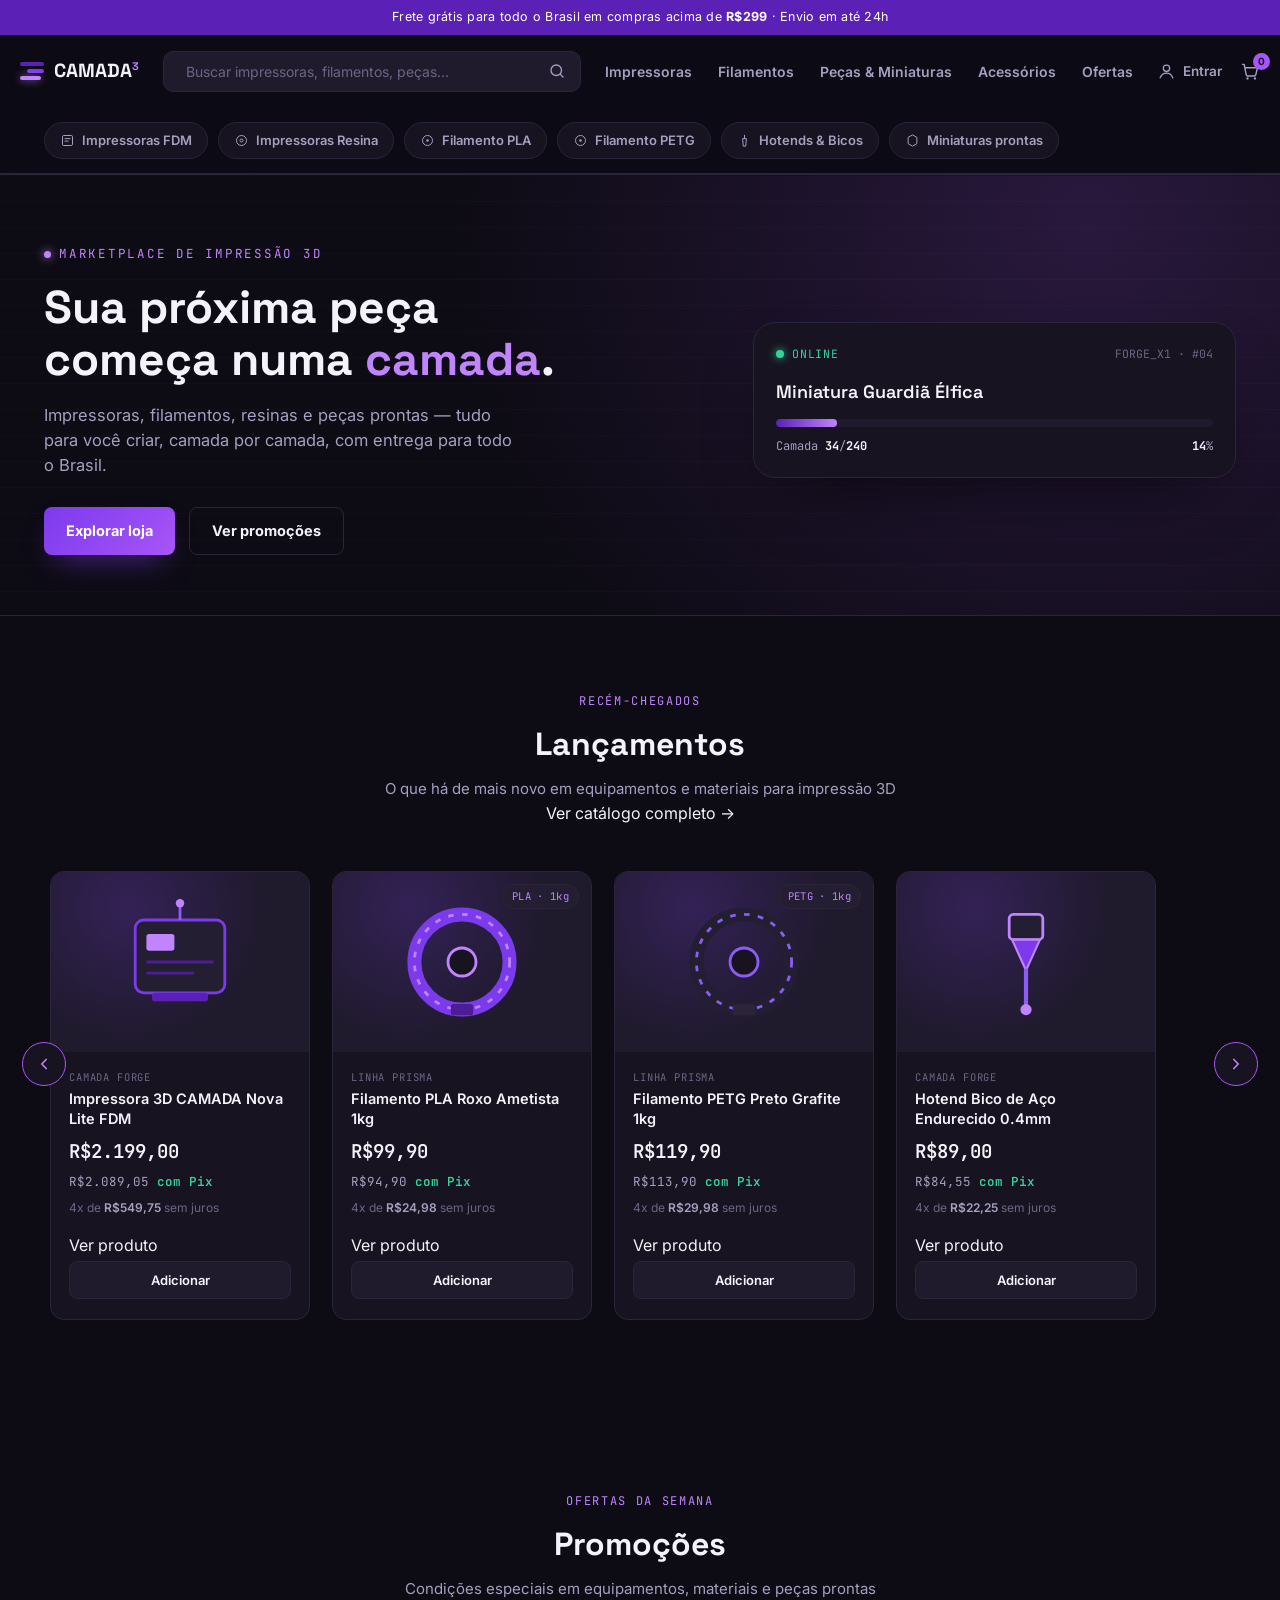
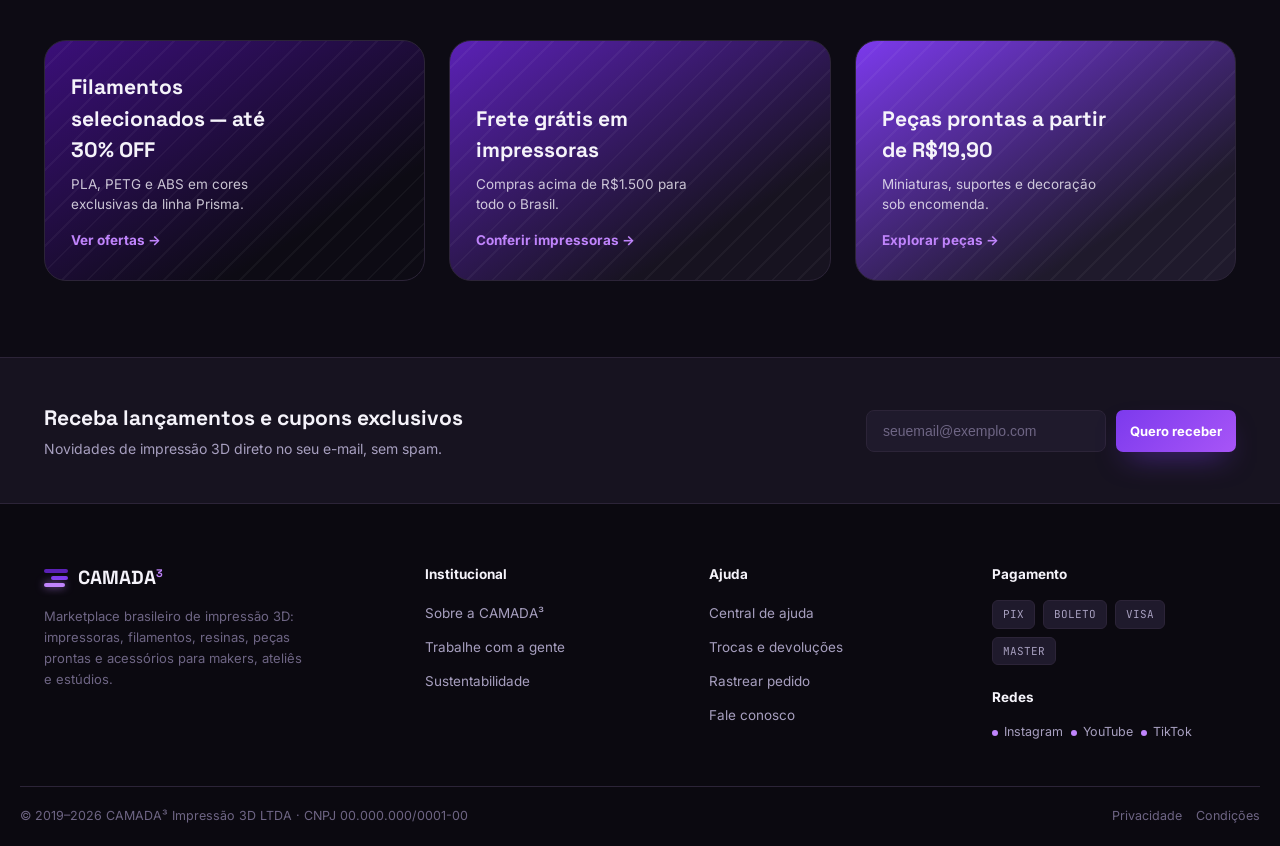
<file: index.html>
<!DOCTYPE html>
<html lang="pt-BR">
<head>
<meta charset="UTF-8">
<meta name="viewport" content="width=device-width, initial-scale=1.0">
<title>CAMADA³ · Loja de Impressão 3D</title>
<link rel="icon" href="data:image/svg+xml,%3Csvg xmlns='http://www.w3.org/2000/svg' viewBox='0 0 32 32'%3E%3Crect width='32' height='32' rx='7' fill='%230D0B14'/%3E%3Crect x='7' y='19' width='18' height='4' rx='2' fill='%234C1D95'/%3E%3Crect x='9' y='13' width='14' height='4' rx='2' fill='%238B5CF6'/%3E%3Crect x='11' y='7' width='10' height='4' rx='2' fill='%23C084FC'/%3E%3C/svg%3E">
<link rel="preconnect" href="https://fonts.googleapis.com">
<link rel="preconnect" href="https://fonts.gstatic.com" crossorigin>
<link rel="stylesheet" href="index.css">
<script src="index.js" defer></script>
<link href="https://fonts.googleapis.com/css2?family=Space+Grotesk:wght@500;600;700&family=Inter:wght@400;500;600;700&family=JetBrains+Mono:wght@500;600&display=swap" rel="stylesheet">
</head>
<body>
<div class="utility-bar">Frete grátis para todo o Brasil em compras acima de <strong>R$299</strong> · Envio em até 24h</div>
<header class="main-header">
<div class="container header-row">
<a href="index.html" class="logo" aria-label="CAMADA³ — página inicial">
<span class="logo-mark"><span></span><span></span><span></span></span>
<span class="logo-word">CAMADA<sup>3</sup></span>
</a>

<form class="search-form" role="search">
<input type="text" placeholder="Buscar impressoras, filamentos, peças...">
<button type="submit" aria-label="Buscar">
<svg width="18" height="18" viewBox="0 0 24 24" fill="none"><circle cx="11" cy="11" r="7" stroke="currentColor" stroke-width="1.8"/><path d="M20 20l-3.5-3.5" stroke="currentColor" stroke-width="1.8" stroke-linecap="round"/></svg>
</button>
</form>

<nav class="main-nav" id="mainNav">
<a href="catalogo.html">Impressoras</a>
<a href="catalogo.html">Filamentos</a>
<a href="catalogo.html">Peças &amp; Miniaturas</a>
<a href="catalogo.html">Acessórios</a>
<a href="#promocoes">Ofertas</a>
</nav>

<div class="header-actions">
<a href="login.html" class="icon-link">
<svg width="19" height="19" viewBox="0 0 24 24" fill="none"><circle cx="12" cy="8" r="4" stroke="currentColor" stroke-width="1.7"/><path d="M4 20c1.5-4 5-6 8-6s6.5 2 8 6" stroke="currentColor" stroke-width="1.7" stroke-linecap="round"/></svg>
<span class="label">Entrar</span>
</a>
<a href="carrinho.html" class="icon-link" id="cartLink">
<svg width="20" height="20" viewBox="0 0 24 24" fill="none"><path d="M3 4h2l2.4 12.4a2 2 0 0 0 2 1.6h7.6a2 2 0 0 0 2-1.6L21 8H6" stroke="currentColor" stroke-width="1.7" stroke-linecap="round" stroke-linejoin="round"/><circle cx="9" cy="21" r="1.4" fill="currentColor"/><circle cx="18" cy="21" r="1.4" fill="currentColor"/></svg>
<span class="cart-badge" id="cartBadge">0</span>
</a>
<button class="hamburger" id="hamburger" aria-label="Abrir menu" aria-expanded="false">
<svg width="22" height="22" viewBox="0 0 24 24" fill="none"><path d="M4 6h16M4 12h16M4 18h16" stroke="currentColor" stroke-width="1.8" stroke-linecap="round"/></svg>
</button>
</div>
</div>

<div class="category-row">
<div class="container">
<div class="category-scroll">
<a class="pill" href="catalogo.html"><svg viewBox="0 0 24 24" fill="none"><rect x="4" y="4" width="16" height="16" rx="2" stroke="currentColor" stroke-width="1.6"/><path d="M8 9h8M8 13h5" stroke="currentColor" stroke-width="1.6" stroke-linecap="round"/></svg> Impressoras FDM</a>
<a class="pill" href="catalogo.html"><svg viewBox="0 0 24 24" fill="none"><circle cx="12" cy="12" r="8" stroke="currentColor" stroke-width="1.6"/><circle cx="12" cy="12" r="2.4" stroke="currentColor" stroke-width="1.6"/></svg> Impressoras Resina</a>
<a class="pill" href="catalogo.html"><svg viewBox="0 0 24 24" fill="none"><circle cx="12" cy="12" r="8" stroke="currentColor" stroke-width="1.6"/><circle cx="12" cy="12" r="2" fill="currentColor"/></svg> Filamento PLA</a>
<a class="pill" href="catalogo.html"><svg viewBox="0 0 24 24" fill="none"><circle cx="12" cy="12" r="8" stroke="currentColor" stroke-width="1.6"/><circle cx="12" cy="12" r="2" fill="currentColor"/></svg> Filamento PETG</a>
<a class="pill" href="catalogo.html"><svg viewBox="0 0 24 24" fill="none"><path d="M12 3v6M9 9h6l-1 12h-4L9 9z" stroke="currentColor" stroke-width="1.6" stroke-linejoin="round"/></svg> Hotends &amp; Bicos</a>
<a class="pill" href="catalogo.html"><svg viewBox="0 0 24 24" fill="none"><path d="M12 3l7 4v10l-7 4-7-4V7l7-4z" stroke="currentColor" stroke-width="1.6" stroke-linejoin="round"/></svg> Miniaturas prontas</a>
</div>
</div>
</div>
</header>

<section class="hero">
<div class="container hero-grid">
<div>
<p class="eyebrow">Marketplace de impressão 3D</p>
<h1>Sua próxima peça começa numa <em>camada</em>.</h1>
<p class="lede">Impressoras, filamentos, resinas e peças prontas — tudo para você criar, camada por camada, com entrega para todo o Brasil.</p>
<div class="hero-ctas">
<a href="catalogo.html" class="btn btn-primary">Explorar loja</a>
<a href="#promocoes" class="btn btn-ghost">Ver promoções</a>
</div>
</div>
<div class="status-card">
<div class="status-head">
<span class="dot-label"><span class="dot"></span> Online</span>
<span class="machine">FORGE_X1 · #04</span>
</div>
<p class="status-part" id="statusPart">Miniatura Guardiã Élfica</p>
<div class="progress-track"><div class="progress-fill" id="progressFill"></div></div>
<div class="status-meta">
<span>Camada <strong id="layerCount">0</strong>/<strong id="layerTotal">240</strong></span>
<span><strong id="progressPct">0</strong>%</span>
</div>
</div>
</div>
</section>

<section class="section" id="lancamentos">
<div class="container">
<div class="section-head">
<span class="eyebrow">Recém-chegados</span>
<h2>Lançamentos</h2>
<p>O que há de mais novo em equipamentos e materiais para impressão 3D</p>
<a href="catalogo.html" class="section-head-link">Ver catálogo completo →</a>
</div>
<div class="carousel-wrap">
<button class="carousel-arrow prev" id="prevBtn" aria-label="Anterior">
<svg width="18" height="18" viewBox="0 0 24 24" fill="none"><path d="M15 6l-6 6 6 6" stroke="currentColor" stroke-width="2.2" stroke-linecap="round" stroke-linejoin="round"/></svg>
</button>
<div class="carousel-track" id="carouselTrack">
<article class="product-card">
<div class="product-media">
<svg viewBox="0 0 100 100"><rect x="18" y="20" width="64" height="52" rx="6" fill="#241E33" stroke="#7C3AED" stroke-width="2"/><rect x="26" y="30" width="20" height="12" rx="2" fill="#C084FC"/><line x1="26" y1="50" x2="74" y2="50" stroke="#4C1D95" stroke-width="2"/><line x1="26" y1="58" x2="60" y2="58" stroke="#4C1D95" stroke-width="2"/><rect x="30" y="72" width="40" height="6" rx="2" fill="#5B21B6"/><line x1="50" y1="20" x2="50" y2="8" stroke="#8B5CF6" stroke-width="2"/><circle cx="50" cy="8" r="3" fill="#C084FC"/></svg>
</div>
<div class="product-body">
<span class="product-brand">Camada Forge</span>
<h3 class="product-name">Impressora 3D CAMADA Nova Lite FDM</h3>
<p class="price">R$2.199,00</p>
<p class="price-pix">R$2.089,05 <span class="tag">com Pix</span></p>
<p class="installment">4x de <strong>R$549,75</strong> sem juros</p>
<a href="produto.html" class="product-link">Ver produto</a>
<button class="add-btn">Adicionar</button>
</div>
</article>

<article class="product-card">
<div class="product-media">
<span class="media-badge">PLA · 1kg</span>
<svg viewBox="0 0 100 100"><circle cx="50" cy="50" r="34" fill="none" stroke="#7C3AED" stroke-width="10"/><circle cx="50" cy="50" r="34" fill="none" stroke="#C084FC" stroke-width="2" stroke-dasharray="4 6"/><circle cx="50" cy="50" r="10" fill="#171320" stroke="#C084FC" stroke-width="2"/><rect x="42" y="80" width="16" height="8" rx="2" fill="#4C1D95"/></svg>
</div>
<div class="product-body">
<span class="product-brand">Linha Prisma</span>
<h3 class="product-name">Filamento PLA Roxo Ametista 1kg</h3>
<p class="price">R$99,90</p>
<p class="price-pix">R$94,90 <span class="tag">com Pix</span></p>
<p class="installment">4x de <strong>R$24,98</strong> sem juros</p>
<a href="produto.html" class="product-link">Ver produto</a>
<button class="add-btn">Adicionar</button>
</div>
</article>

<article class="product-card">
<div class="product-media">
<span class="media-badge">PETG · 1kg</span>
<svg viewBox="0 0 100 100"><circle cx="50" cy="50" r="34" fill="none" stroke="#241E33" stroke-width="10"/><circle cx="50" cy="50" r="34" fill="none" stroke="#8B5CF6" stroke-width="2" stroke-dasharray="4 6"/><circle cx="50" cy="50" r="10" fill="#171320" stroke="#8B5CF6" stroke-width="2"/><rect x="42" y="80" width="16" height="8" rx="2" fill="#2C2438"/></svg>
</div>
<div class="product-body">
<span class="product-brand">Linha Prisma</span>
<h3 class="product-name">Filamento PETG Preto Grafite 1kg</h3>
<p class="price">R$119,90</p>
<p class="price-pix">R$113,90 <span class="tag">com Pix</span></p>
<p class="installment">4x de <strong>R$29,98</strong> sem juros</p>
<a href="produto.html" class="product-link">Ver produto</a>
<button class="add-btn">Adicionar</button>
</div>
</article>

<article class="product-card">
<div class="product-media">
<svg viewBox="0 0 100 100"><rect x="38" y="16" width="24" height="18" rx="3" fill="#241E33" stroke="#C084FC" stroke-width="2"/><polygon points="40,34 60,34 50,56" fill="#7C3AED" stroke="#C084FC" stroke-width="1.5"/><line x1="50" y1="56" x2="50" y2="80" stroke="#8B5CF6" stroke-width="3" stroke-linecap="round"/><circle cx="50" cy="84" r="4" fill="#C084FC"/></svg>
</div>
<div class="product-body">
<span class="product-brand">Camada Forge</span>
<h3 class="product-name">Hotend Bico de Aço Endurecido 0.4mm</h3>
<p class="price">R$89,00</p>
<p class="price-pix">R$84,55 <span class="tag">com Pix</span></p>
<p class="installment">4x de <strong>R$22,25</strong> sem juros</p>
<a href="produto.html" class="product-link">Ver produto</a>
<button class="add-btn">Adicionar</button>
</div>
</article>
</div>
<button class="carousel-arrow next" id="nextBtn" aria-label="Próximo">
<svg width="18" height="18" viewBox="0 0 24 24" fill="none"><path d="M9 6l6 6-6 6" stroke="currentColor" stroke-width="2.2" stroke-linecap="round" stroke-linejoin="round"/></svg>
</button>
</div>
</div>
</section>

<section class="section" id="promocoes">
<div class="container">
<div class="section-head">
<span class="eyebrow">Ofertas da semana</span>
<h2>Promoções</h2>
<p>Condições especiais em equipamentos, materiais e peças prontas</p>
</div>
<div class="promo-grid">
<div class="promo-card v1">
<h3>Filamentos selecionados — até 30% OFF</h3>
<p>PLA, PETG e ABS em cores exclusivas da linha Prisma.</p>
<a href="catalogo.html">Ver ofertas →</a>
</div>
<div class="promo-card v2">
<h3>Frete grátis em impressoras</h3>
<p>Compras acima de R$1.500 para todo o Brasil.</p>
<a href="catalogo.html">Conferir impressoras →</a>
</div>
<div class="promo-card v3">
<h3>Peças prontas a partir de R$19,90</h3>
<p>Miniaturas, suportes e decoração sob encomenda.</p>
<a href="catalogo.html">Explorar peças →</a>
</div>
</div>
</div>
</section>

<div class="newsletter">
<div class="container">
<div>
<h3>Receba lançamentos e cupons exclusivos</h3>
<p>Novidades de impressão 3D direto no seu e-mail, sem spam.</p>
</div>
<form class="newsletter-form" id="newsletterForm">
<input type="email" placeholder="seuemail@exemplo.com" required>
<button type="submit" class="btn btn-primary btn-sm">Quero receber</button>
</form>
<span class="newsletter-msg" id="newsletterMsg">Inscrição confirmada! ✓</span>
</div>
</div>

<footer class="main-footer">
<div class="container footer-grid">
<div class="footer-col">
<a href="index.html" class="logo" style="margin-bottom:14px;">
<span class="logo-mark"><span></span><span></span><span></span></span>
<span class="logo-word">CAMADA<sup>3</sup></span>
</a>
<p class="blurb">Marketplace brasileiro de impressão 3D: impressoras, filamentos, resinas, peças prontas e acessórios para makers, ateliês e estúdios.</p>
</div>
<div class="footer-col">
<h4>Institucional</h4>
<ul>
<li><a href="#">Sobre a CAMADA³</a></li>
<li><a href="#">Trabalhe com a gente</a></li>
<li><a href="#">Sustentabilidade</a></li>
</ul>
</div>
<div class="footer-col">
<h4>Ajuda</h4>
<ul>
<li><a href="#">Central de ajuda</a></li>
<li><a href="#">Trocas e devoluções</a></li>
<li><a href="pedido.html">Rastrear pedido</a></li>
<li><a href="#">Fale conosco</a></li>
</ul>
</div>
<div class="footer-col">
<h4>Pagamento</h4>
<div class="pay-row">
<span class="pay-pill">PIX</span>
<span class="pay-pill">BOLETO</span>
<span class="pay-pill">VISA</span>
<span class="pay-pill">MASTER</span>
</div>
<h4 style="margin-top:22px;">Redes</h4>
<div class="social-row">
<span class="social-pill"><span class="dot"></span>Instagram</span>
<span class="social-pill"><span class="dot"></span>YouTube</span>
<span class="social-pill"><span class="dot"></span>TikTok</span>
</div>
</div>
</div>
<div class="container footer-bottom">
<span>© 2019–<span id="year"></span> CAMADA³ Impressão 3D LTDA · CNPJ 00.000.000/0001-00</span>
<span class="footer-bottom-links"><a href="#">Privacidade</a><a href="#">Condições</a></span>
</div>
</footer>

<script>
</script>
</body>
</html>
</file>
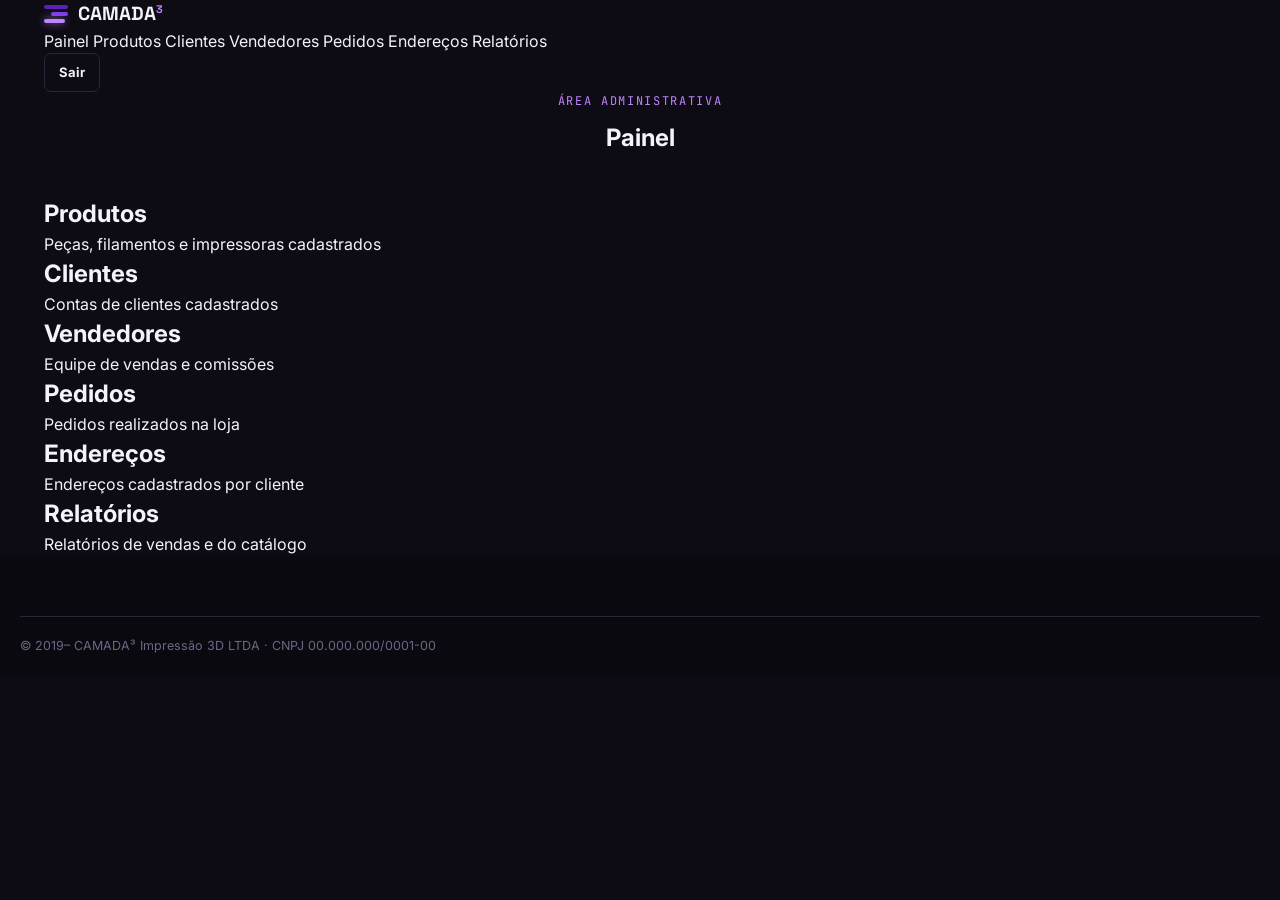
<file: admin.html>
<!DOCTYPE html>
<html lang="pt-BR">
<head>
<meta charset="UTF-8">
<meta name="viewport" content="width=device-width, initial-scale=1.0">
<title>Painel administrativo · CAMADA³ Impressão 3D</title>
<link rel="icon" href="data:image/svg+xml,%3Csvg xmlns='http://www.w3.org/2000/svg' viewBox='0 0 32 32'%3E%3Crect width='32' height='32' rx='7' fill='%230D0B14'/%3E%3Crect x='7' y='19' width='18' height='4' rx='2' fill='%234C1D95'/%3E%3Crect x='9' y='13' width='14' height='4' rx='2' fill='%238B5CF6'/%3E%3Crect x='11' y='7' width='10' height='4' rx='2' fill='%23C084FC'/%3E%3C/svg%3E">
<link rel="preconnect" href="https://fonts.googleapis.com">
<link rel="preconnect" href="https://fonts.gstatic.com" crossorigin>
<link rel="stylesheet" href="index.css">
<link href="https://fonts.googleapis.com/css2?family=Space+Grotesk:wght@500;600;700&family=Inter:wght@400;500;600;700&family=JetBrains+Mono:wght@500;600&display=swap" rel="stylesheet">
</head>
<body>
<header class="admin-header">
<div class="container admin-header-row">
<a href="admin.html" class="logo" aria-label="CAMADA³ — painel administrativo">
<span class="logo-mark"><span></span><span></span><span></span></span>
<span class="logo-word">CAMADA<sup>3</sup></span>
</a>
<nav class="admin-nav" id="adminNav">
<a href="admin.html">Painel</a>
<a href="produtos.html">Produtos</a>
<a href="clientes.html">Clientes</a>
<a href="vendedores.html">Vendedores</a>
<a href="pedidos.html">Pedidos</a>
<a href="enderecos.html">Endereços</a>
<a href="relatorios.html">Relatórios</a>
</nav>
<a href="login.html" class="btn btn-ghost btn-sm" id="adminLogoutLink">Sair</a>
</div>
</header>

<main>
<div class="container">

<section class="admin-dashboard">
<div class="section-head">
<span class="eyebrow">Área administrativa</span>
<h1>Painel</h1>
</div>

<nav class="admin-shortcuts" aria-label="Atalhos administrativos">
<a href="produtos.html" class="admin-shortcut-card">
<h2>Produtos</h2>
<p>Peças, filamentos e impressoras cadastrados</p>
</a>
<a href="clientes.html" class="admin-shortcut-card">
<h2>Clientes</h2>
<p>Contas de clientes cadastrados</p>
</a>
<a href="vendedores.html" class="admin-shortcut-card">
<h2>Vendedores</h2>
<p>Equipe de vendas e comissões</p>
</a>
<a href="pedidos.html" class="admin-shortcut-card">
<h2>Pedidos</h2>
<p>Pedidos realizados na loja</p>
</a>
<a href="enderecos.html" class="admin-shortcut-card">
<h2>Endereços</h2>
<p>Endereços cadastrados por cliente</p>
</a>
<a href="relatorios.html" class="admin-shortcut-card">
<h2>Relatórios</h2>
<p>Relatórios de vendas e do catálogo</p>
</a>
</nav>

</section>

</div>
</main>

<footer class="main-footer">
<div class="container footer-bottom">
<span>© 2019–<span id="year"></span> CAMADA³ Impressão 3D LTDA · CNPJ 00.000.000/0001-00</span>
</div>
</footer>
</body>
</html>
</file>
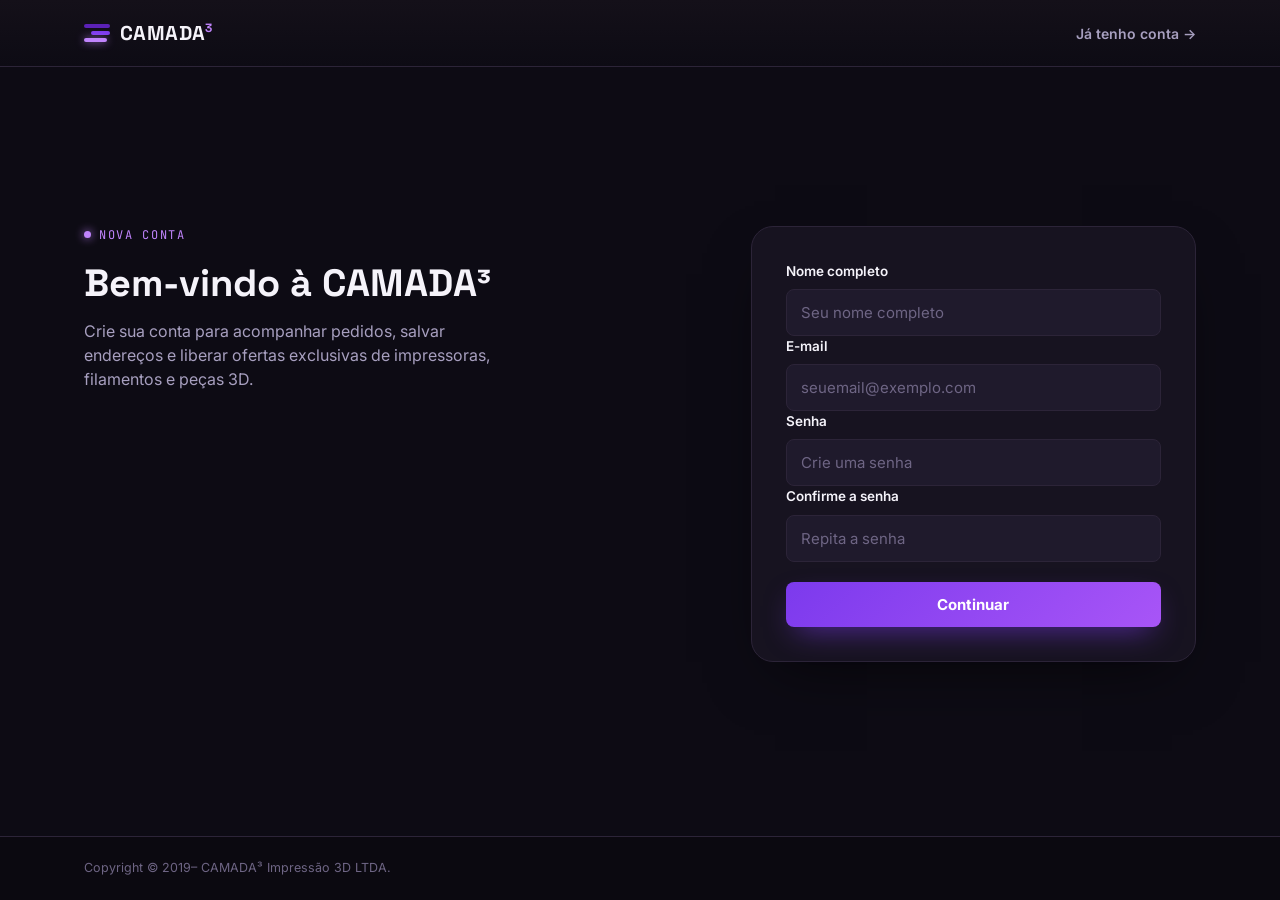
<file: cadastro.html>
<!DOCTYPE html>
<html lang="pt-BR">
<head>
<meta charset="UTF-8">
<meta name="viewport" content="width=device-width, initial-scale=1.0">
<title>Criar conta · CAMADA³ Impressão 3D</title>
<link rel="icon" href="data:image/svg+xml,%3Csvg xmlns='http://www.w3.org/2000/svg' viewBox='0 0 32 32'%3E%3Crect width='32' height='32' rx='7' fill='%230D0B14'/%3E%3Crect x='7' y='19' width='18' height='4' rx='2' fill='%234C1D95'/%3E%3Crect x='9' y='13' width='14' height='4' rx='2' fill='%238B5CF6'/%3E%3Crect x='11' y='7' width='10' height='4' rx='2' fill='%23C084FC'/%3E%3C/svg%3E">
<link rel="preconnect" href="https://fonts.googleapis.com">
<link rel="preconnect" href="https://fonts.gstatic.com" crossorigin>
<link href="https://fonts.googleapis.com/css2?family=Space+Grotesk:wght@500;600;700&family=Inter:wght@400;500;600;700&family=JetBrains+Mono:wght@500;600&display=swap" rel="stylesheet">
<link rel="stylesheet" href="login.css">
</head>
<body>
<header class="topbar">
<div class="container">
<a href="index.html" class="logo" aria-label="CAMADA³ — página inicial">
<span class="logo-mark"><span></span><span></span><span></span></span>
<span class="logo-word">CAMADA<sup>3</sup></span>
</a>
<a href="login.html" class="back-link">Já tenho conta →</a>
</div>
</header>

<main>
<div class="container">
<div class="login-grid">

<div class="login-info">
<p class="eyebrow">Nova conta</p>
<h1>Bem-vindo à CAMADA³</h1>
<p class="lede">Crie sua conta para acompanhar pedidos, salvar endereços e liberar ofertas exclusivas de impressoras, filamentos e peças 3D.</p>
</div>

<div class="login-card-wrap">
<div class="login-card">
<form id="cadastroForm" method="post" action="cadastro.php">

<label class="field-label" for="nomeInput">Nome completo</label>
<input class="field-input" type="text" id="nomeInput" name="nomeInput" placeholder="Seu nome completo" autocomplete="name">

<label class="field-label" for="emailInput">E-mail</label>
<input class="field-input" type="email" id="emailInput" name="emailInput" placeholder="seuemail@exemplo.com" autocomplete="email">

<label class="field-label" for="senhaInput">Senha</label>
<input class="field-input" type="password" id="senhaInput" name="senhaInput" placeholder="Crie uma senha" autocomplete="new-password">

<label class="field-label" for="confirmarSenhaInput">Confirme a senha</label>
<input class="field-input" type="password" id="confirmarSenhaInput" name="confirmarSenhaInput" placeholder="Repita a senha" autocomplete="new-password">

<button type="submit" class="btn btn-primary" id="continueBtn">
<span>Continuar</span>
</button>
</form>
</div>
</div>

</div>
</div>
</main>

<footer class="login-footer">
<div class="container">
<div class="footer-left">
Copyright © 2019–<span id="year"></span> CAMADA³ Impressão 3D LTDA.
</div>
</div>
</footer>
</body>
</html>
</file>
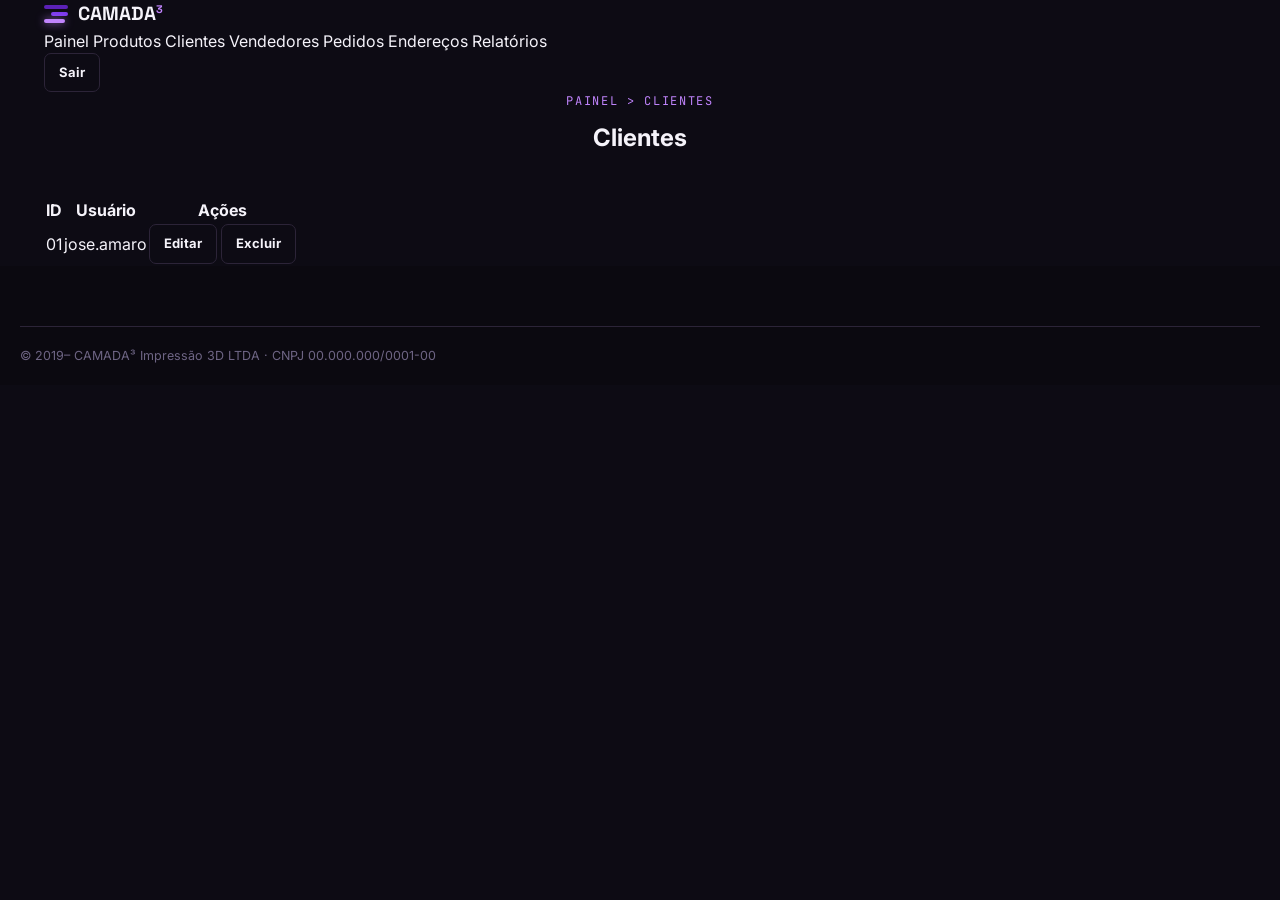
<file: clientes.html>
<!DOCTYPE html>
<html lang="pt-BR">
<head>
<meta charset="UTF-8">
<meta name="viewport" content="width=device-width, initial-scale=1.0">
<title>Clientes · Painel administrativo · CAMADA³</title>
<link rel="icon" href="data:image/svg+xml,%3Csvg xmlns='http://www.w3.org/2000/svg' viewBox='0 0 32 32'%3E%3Crect width='32' height='32' rx='7' fill='%230D0B14'/%3E%3Crect x='7' y='19' width='18' height='4' rx='2' fill='%234C1D95'/%3E%3Crect x='9' y='13' width='14' height='4' rx='2' fill='%238B5CF6'/%3E%3Crect x='11' y='7' width='10' height='4' rx='2' fill='%23C084FC'/%3E%3C/svg%3E">
<link rel="preconnect" href="https://fonts.googleapis.com">
<link rel="preconnect" href="https://fonts.gstatic.com" crossorigin>
<link rel="stylesheet" href="index.css">
<link href="https://fonts.googleapis.com/css2?family=Space+Grotesk:wght@500;600;700&family=Inter:wght@400;500;600;700&family=JetBrains+Mono:wght@500;600&display=swap" rel="stylesheet">
</head>
<body>
<header class="admin-header">
<div class="container admin-header-row">
<a href="admin.html" class="logo" aria-label="CAMADA³ — painel administrativo">
<span class="logo-mark"><span></span><span></span><span></span></span>
<span class="logo-word">CAMADA<sup>3</sup></span>
</a>
<nav class="admin-nav" id="adminNav">
<a href="admin.html">Painel</a>
<a href="produtos.html">Produtos</a>
<a href="clientes.html">Clientes</a>
<a href="vendedores.html">Vendedores</a>
<a href="pedidos.html">Pedidos</a>
<a href="enderecos.html">Endereços</a>
<a href="relatorios.html">Relatórios</a>
</nav>
<a href="login.html" class="btn btn-ghost btn-sm" id="adminLogoutLink">Sair</a>
</div>
</header>

<main>
<div class="container">

<section class="admin-table-section">
<div class="section-head">
<span class="eyebrow">Painel &gt; Clientes</span>
<h1>Clientes</h1>
</div>

<table>
<thead>
<tr>
<th>ID</th>
<th>Usuário</th>
<th>Ações</th>
</tr>
</thead>
<tbody>
<tr>
<td>01</td>
<td>jose.amaro</td>
<td>
<a href="#" class="btn btn-ghost btn-sm">Editar</a>
<a href="#" class="btn btn-ghost btn-sm">Excluir</a>
</td>
</tr>
</tbody>
</table>

</section>

</div>
</main>

<footer class="main-footer">
<div class="container footer-bottom">
<span>© 2019–<span id="year"></span> CAMADA³ Impressão 3D LTDA · CNPJ 00.000.000/0001-00</span>
</div>
</footer>
</body>
</html>
</file>
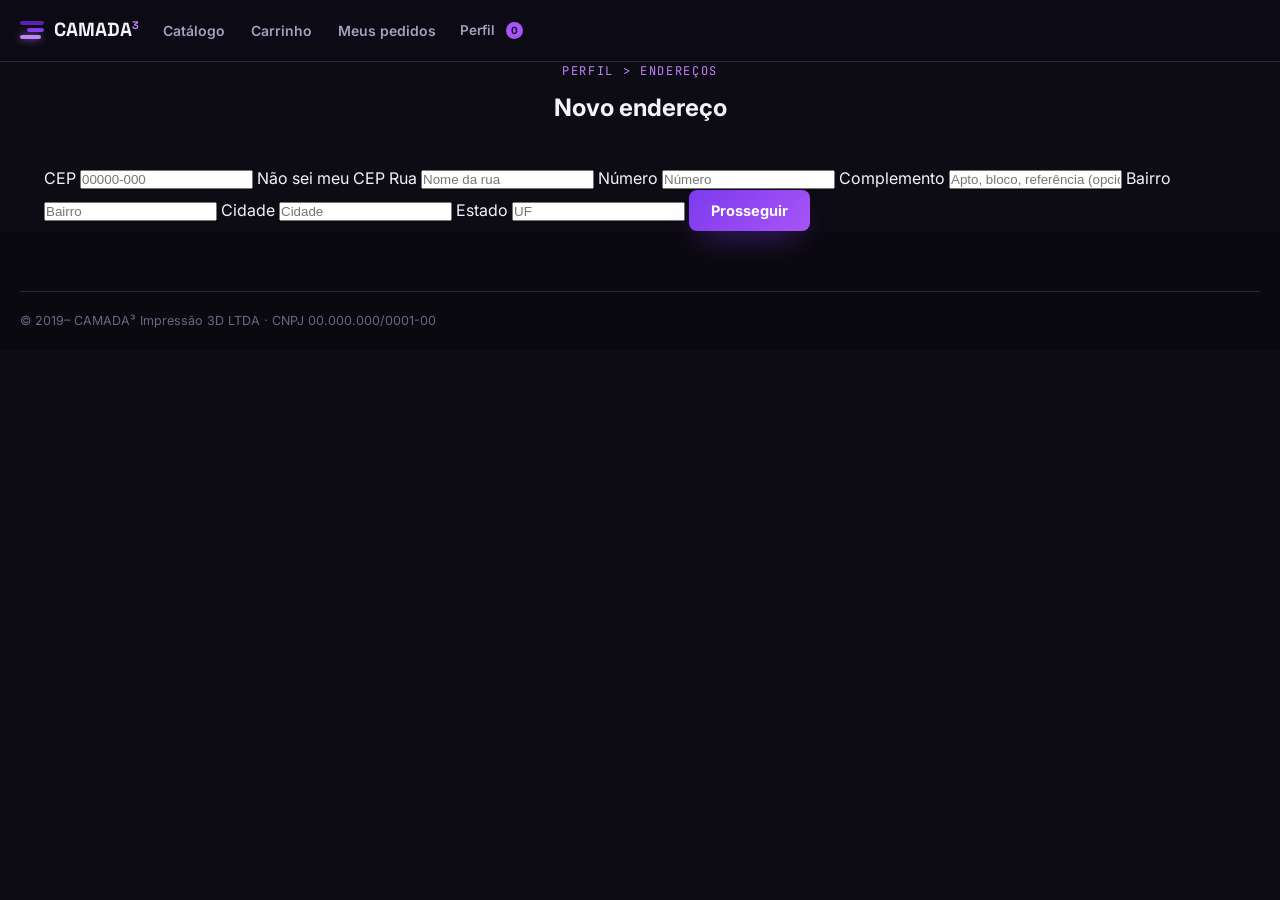
<file: endereco.html>
<!DOCTYPE html>
<html lang="pt-BR">
<head>
<meta charset="UTF-8">
<meta name="viewport" content="width=device-width, initial-scale=1.0">
<title>Endereço · CAMADA³ Impressão 3D</title>
<link rel="icon" href="data:image/svg+xml,%3Csvg xmlns='http://www.w3.org/2000/svg' viewBox='0 0 32 32'%3E%3Crect width='32' height='32' rx='7' fill='%230D0B14'/%3E%3Crect x='7' y='19' width='18' height='4' rx='2' fill='%234C1D95'/%3E%3Crect x='9' y='13' width='14' height='4' rx='2' fill='%238B5CF6'/%3E%3Crect x='11' y='7' width='10' height='4' rx='2' fill='%23C084FC'/%3E%3C/svg%3E">
<link rel="preconnect" href="https://fonts.googleapis.com">
<link rel="preconnect" href="https://fonts.gstatic.com" crossorigin>
<link rel="stylesheet" href="index.css">
<link href="https://fonts.googleapis.com/css2?family=Space+Grotesk:wght@500;600;700&family=Inter:wght@400;500;600;700&family=JetBrains+Mono:wght@500;600&display=swap" rel="stylesheet">
</head>
<body>
<header class="main-header">
<div class="container header-row">
<a href="index.html" class="logo" aria-label="CAMADA³ — página inicial">
<span class="logo-mark"><span></span><span></span><span></span></span>
<span class="logo-word">CAMADA<sup>3</sup></span>
</a>
<nav class="main-nav" id="mainNav">
<a href="catalogo.html">Catálogo</a>
<a href="carrinho.html">Carrinho</a>
<a href="pedido.html">Meus pedidos</a>
</nav>
<div class="header-actions">
<a href="perfil.html" class="icon-link">
<span class="label">Perfil</span>
</a>
<a href="carrinho.html" class="icon-link" id="cartLink">
<span class="cart-badge" id="cartBadge">0</span>
</a>
</div>
</div>
</header>

<main>
<div class="container">

<section class="address-section">
<div class="section-head">
<span class="eyebrow">Perfil &gt; Endereços</span>
<h1>Novo endereço</h1>
</div>

<form class="address-form" id="enderecoForm">

<label for="cepInput">CEP</label>
<input type="text" id="cepInput" name="cepInput" placeholder="00000-000">
<a href="#" class="help-link">Não sei meu CEP</a>

<label for="ruaInput">Rua</label>
<input type="text" id="ruaInput" name="ruaInput" placeholder="Nome da rua">

<label for="numeroInput">Número</label>
<input type="text" id="numeroInput" name="numeroInput" placeholder="Número">

<label for="complementoInput">Complemento</label>
<input type="text" id="complementoInput" name="complementoInput" placeholder="Apto, bloco, referência (opcional)">

<label for="bairroInput">Bairro</label>
<input type="text" id="bairroInput" name="bairroInput" placeholder="Bairro">

<label for="cidadeInput">Cidade</label>
<input type="text" id="cidadeInput" name="cidadeInput" placeholder="Cidade">

<label for="estadoInput">Estado</label>
<input type="text" id="estadoInput" name="estadoInput" placeholder="UF" maxlength="2">

<button type="submit" class="btn btn-primary" id="prosseguirBtn">Prosseguir</button>
</form>

</section>

</div>
</main>

<footer class="main-footer">
<div class="container footer-bottom">
<span>© 2019–<span id="year"></span> CAMADA³ Impressão 3D LTDA · CNPJ 00.000.000/0001-00</span>
</div>
</footer>
</body>
</html>
</file>
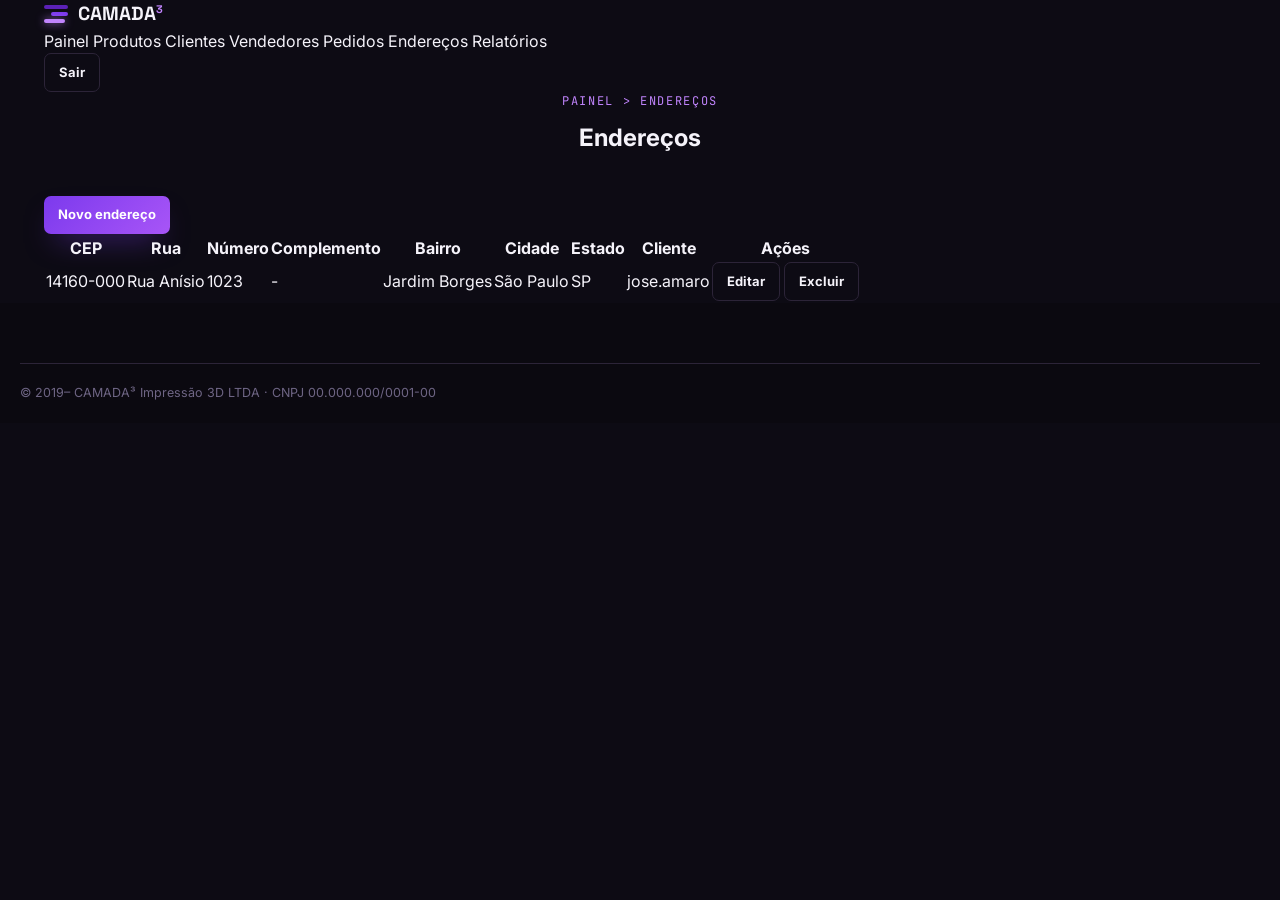
<file: enderecos.html>
<!DOCTYPE html>
<html lang="pt-BR">
<head>
<meta charset="UTF-8">
<meta name="viewport" content="width=device-width, initial-scale=1.0">
<title>Endereços · Painel administrativo · CAMADA³</title>
<link rel="icon" href="data:image/svg+xml,%3Csvg xmlns='http://www.w3.org/2000/svg' viewBox='0 0 32 32'%3E%3Crect width='32' height='32' rx='7' fill='%230D0B14'/%3E%3Crect x='7' y='19' width='18' height='4' rx='2' fill='%234C1D95'/%3E%3Crect x='9' y='13' width='14' height='4' rx='2' fill='%238B5CF6'/%3E%3Crect x='11' y='7' width='10' height='4' rx='2' fill='%23C084FC'/%3E%3C/svg%3E">
<link rel="preconnect" href="https://fonts.googleapis.com">
<link rel="preconnect" href="https://fonts.gstatic.com" crossorigin>
<link rel="stylesheet" href="index.css">
<link href="https://fonts.googleapis.com/css2?family=Space+Grotesk:wght@500;600;700&family=Inter:wght@400;500;600;700&family=JetBrains+Mono:wght@500;600&display=swap" rel="stylesheet">
</head>
<body>
<header class="admin-header">
<div class="container admin-header-row">
<a href="admin.html" class="logo" aria-label="CAMADA³ — painel administrativo">
<span class="logo-mark"><span></span><span></span><span></span></span>
<span class="logo-word">CAMADA<sup>3</sup></span>
</a>
<nav class="admin-nav" id="adminNav">
<a href="admin.html">Painel</a>
<a href="produtos.html">Produtos</a>
<a href="clientes.html">Clientes</a>
<a href="vendedores.html">Vendedores</a>
<a href="pedidos.html">Pedidos</a>
<a href="enderecos.html">Endereços</a>
<a href="relatorios.html">Relatórios</a>
</nav>
<a href="login.html" class="btn btn-ghost btn-sm" id="adminLogoutLink">Sair</a>
</div>
</header>

<main>
<div class="container">

<section class="admin-table-section">
<div class="section-head">
<span class="eyebrow">Painel &gt; Endereços</span>
<h1>Endereços</h1>
</div>

<a href="#" class="btn btn-primary btn-sm">Novo endereço</a>

<table>
<thead>
<tr>
<th>CEP</th>
<th>Rua</th>
<th>Número</th>
<th>Complemento</th>
<th>Bairro</th>
<th>Cidade</th>
<th>Estado</th>
<th>Cliente</th>
<th>Ações</th>
</tr>
</thead>
<tbody>
<tr>
<td>14160-000</td>
<td>Rua Anísio</td>
<td>1023</td>
<td>-</td>
<td>Jardim Borges</td>
<td>São Paulo</td>
<td>SP</td>
<td>jose.amaro</td>
<td>
<a href="#" class="btn btn-ghost btn-sm">Editar</a>
<a href="#" class="btn btn-ghost btn-sm">Excluir</a>
</td>
</tr>
</tbody>
</table>

</section>

</div>
</main>

<footer class="main-footer">
<div class="container footer-bottom">
<span>© 2019–<span id="year"></span> CAMADA³ Impressão 3D LTDA · CNPJ 00.000.000/0001-00</span>
</div>
</footer>
</body>
</html>
</file>
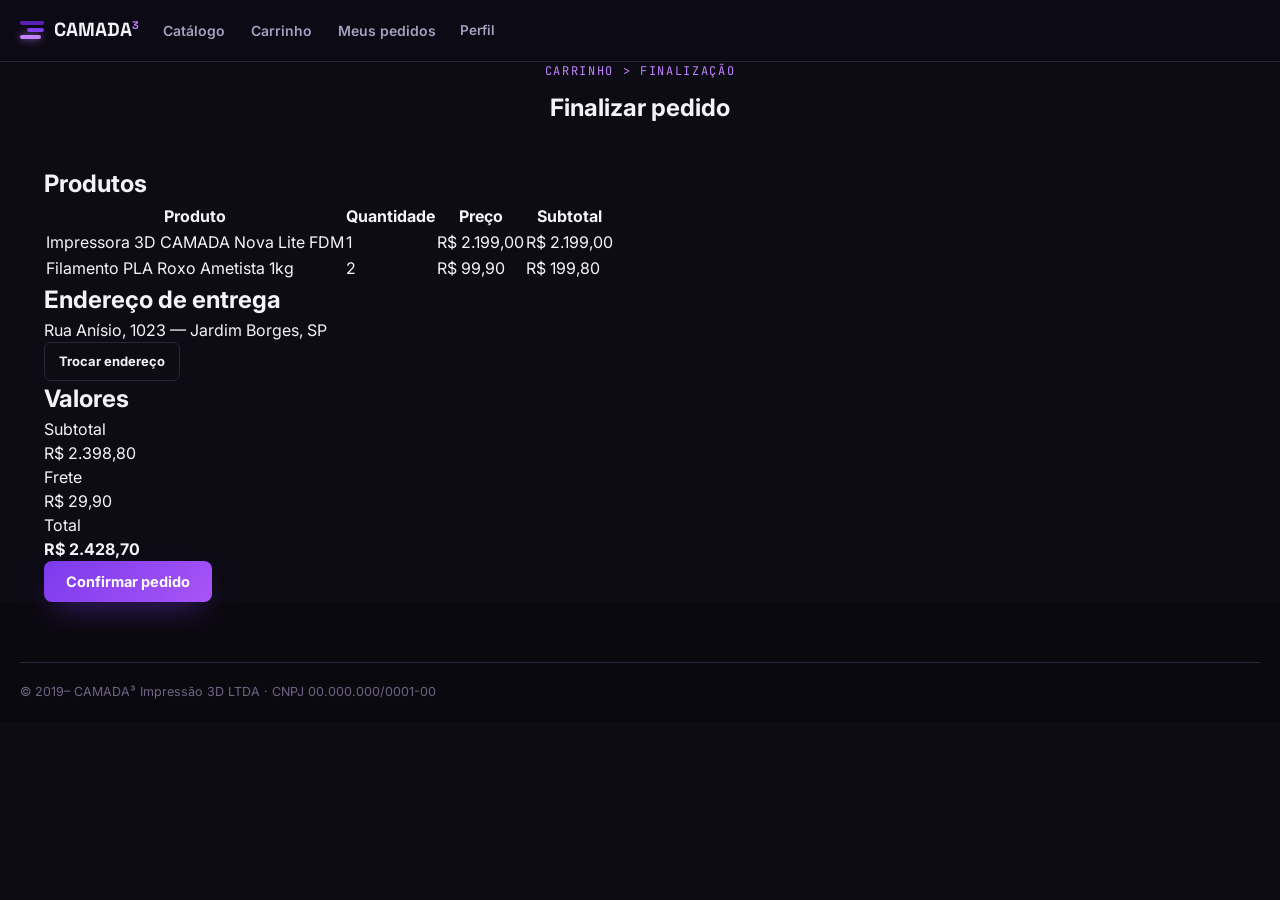
<file: finalizarpedido.html>
<!DOCTYPE html>
<html lang="pt-BR">
<head>
<meta charset="UTF-8">
<meta name="viewport" content="width=device-width, initial-scale=1.0">
<title>Finalizar pedido · CAMADA³ Impressão 3D</title>
<link rel="icon" href="data:image/svg+xml,%3Csvg xmlns='http://www.w3.org/2000/svg' viewBox='0 0 32 32'%3E%3Crect width='32' height='32' rx='7' fill='%230D0B14'/%3E%3Crect x='7' y='19' width='18' height='4' rx='2' fill='%234C1D95'/%3E%3Crect x='9' y='13' width='14' height='4' rx='2' fill='%238B5CF6'/%3E%3Crect x='11' y='7' width='10' height='4' rx='2' fill='%23C084FC'/%3E%3C/svg%3E">
<link rel="preconnect" href="https://fonts.googleapis.com">
<link rel="preconnect" href="https://fonts.gstatic.com" crossorigin>
<link rel="stylesheet" href="index.css">
<link href="https://fonts.googleapis.com/css2?family=Space+Grotesk:wght@500;600;700&family=Inter:wght@400;500;600;700&family=JetBrains+Mono:wght@500;600&display=swap" rel="stylesheet">
</head>
<body>
<header class="main-header">
<div class="container header-row">
<a href="index.html" class="logo" aria-label="CAMADA³ — página inicial">
<span class="logo-mark"><span></span><span></span><span></span></span>
<span class="logo-word">CAMADA<sup>3</sup></span>
</a>
<nav class="main-nav" id="mainNav">
<a href="catalogo.html">Catálogo</a>
<a href="carrinho.html">Carrinho</a>
<a href="pedido.html">Meus pedidos</a>
</nav>
<div class="header-actions">
<a href="perfil.html" class="icon-link">
<span class="label">Perfil</span>
</a>
</div>
</div>
</header>

<main>
<div class="container">

<section class="checkout-section">
<div class="section-head">
<span class="eyebrow">Carrinho &gt; Finalização</span>
<h1>Finalizar pedido</h1>
</div>

<section class="checkout-items" aria-labelledby="itensTitulo">
<h2 id="itensTitulo">Produtos</h2>
<table>
<thead>
<tr>
<th>Produto</th>
<th>Quantidade</th>
<th>Preço</th>
<th>Subtotal</th>
</tr>
</thead>
<tbody>
<tr>
<td>Impressora 3D CAMADA Nova Lite FDM</td>
<td>1</td>
<td>R$ 2.199,00</td>
<td>R$ 2.199,00</td>
</tr>
<tr>
<td>Filamento PLA Roxo Ametista 1kg</td>
<td>2</td>
<td>R$ 99,90</td>
<td>R$ 199,80</td>
</tr>
</tbody>
</table>
</section>

<section class="checkout-address" aria-labelledby="enderecoTitulo">
<h2 id="enderecoTitulo">Endereço de entrega</h2>
<p>Rua Anísio, 1023 — Jardim Borges, SP</p>
<a href="endereco.html" class="btn btn-ghost btn-sm">Trocar endereço</a>
</section>

<section class="checkout-summary" aria-labelledby="valoresTitulo">
<h2 id="valoresTitulo">Valores</h2>
<dl class="summary-list">
<dt>Subtotal</dt>
<dd>R$ 2.398,80</dd>

<dt>Frete</dt>
<dd>R$ 29,90</dd>

<dt>Total</dt>
<dd><strong>R$ 2.428,70</strong></dd>
</dl>

<form id="confirmarPedidoForm" method="post">
<button type="submit" class="btn btn-primary" id="confirmarPedidoBtn">Confirmar pedido</button>
</form>
</section>

</section>

</div>
</main>

<footer class="main-footer">
<div class="container footer-bottom">
<span>© 2019–<span id="year"></span> CAMADA³ Impressão 3D LTDA · CNPJ 00.000.000/0001-00</span>
</div>
</footer>
</body>
</html>
</file>
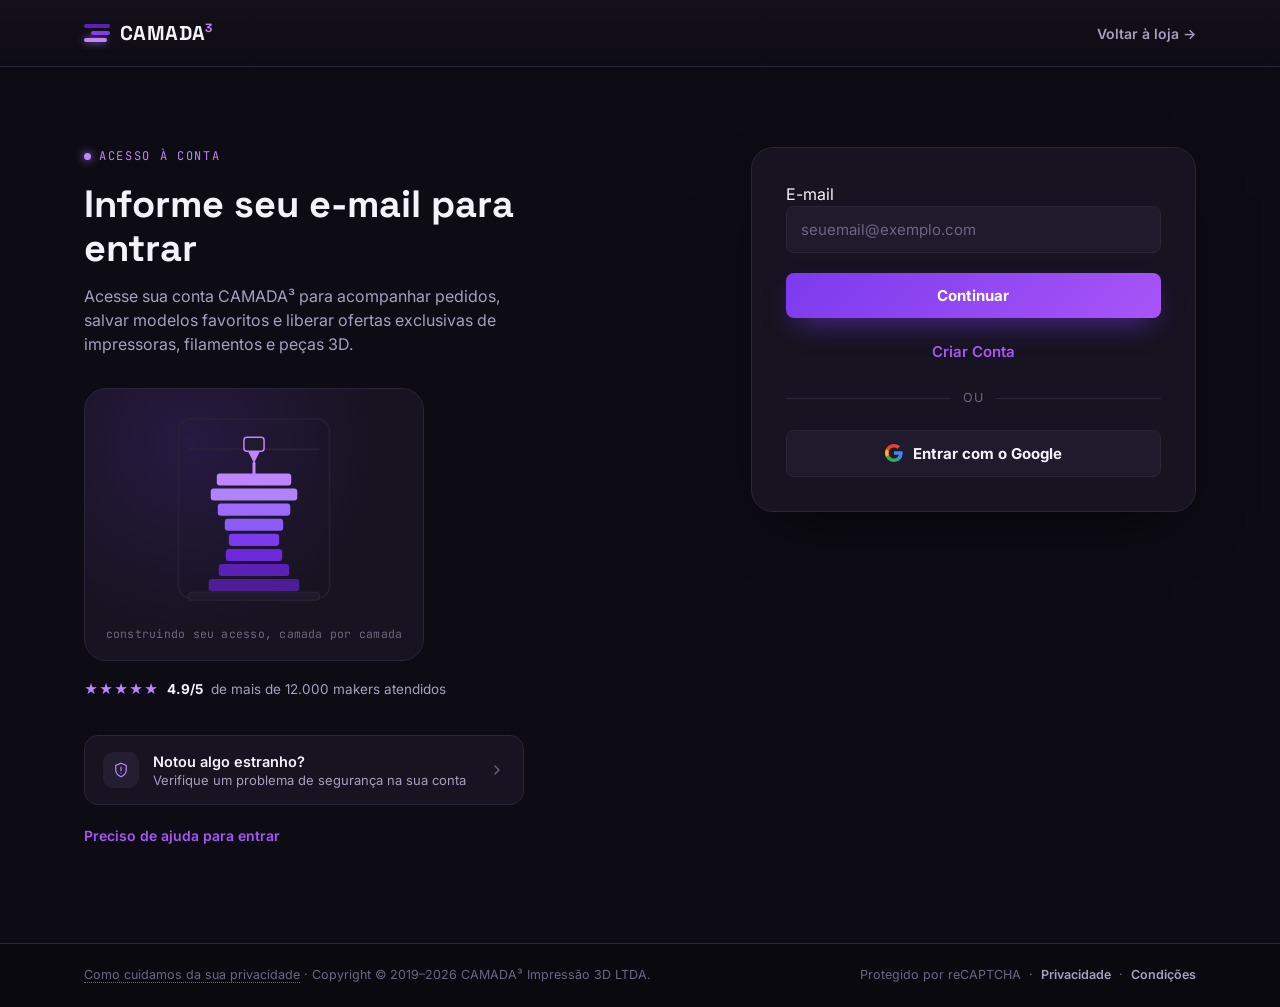
<file: login.html>
<!DOCTYPE html>
<html lang="pt-BR">
<head>
<meta charset="UTF-8">
<meta name="viewport" content="width=device-width, initial-scale=1.0">
<title>Entrar · CAMADA³ Impressão 3D</title>
<link rel="icon" href="data:image/svg+xml,%3Csvg xmlns='http://www.w3.org/2000/svg' viewBox='0 0 32 32'%3E%3Crect width='32' height='32' rx='7' fill='%230D0B14'/%3E%3Crect x='7' y='19' width='18' height='4' rx='2' fill='%234C1D95'/%3E%3Crect x='9' y='13' width='14' height='4' rx='2' fill='%238B5CF6'/%3E%3Crect x='11' y='7' width='10' height='4' rx='2' fill='%23C084FC'/%3E%3C/svg%3E">
<link rel="preconnect" href="https://fonts.googleapis.com">
<link rel="preconnect" href="https://fonts.gstatic.com" crossorigin>
<link href="https://fonts.googleapis.com/css2?family=Space+Grotesk:wght@500;600;700&family=Inter:wght@400;500;600;700&family=JetBrains+Mono:wght@500;600&display=swap" rel="stylesheet">
<link rel="stylesheet" href="login.css">
<script src="login.js" defer></script>
</head>
<body>

<header class="topbar">
  <div class="container">
    <a href="index.html" class="logo" aria-label="CAMADA³ — página inicial">
      <span class="logo-mark"><span></span><span></span><span></span></span>
      <span class="logo-word">CAMADA<sup>3</sup></span>
    </a>
    <a href="index.html" class="back-link">Voltar à loja →</a>
  </div>
</header>

<main>
  <div class="container">
    <div class="login-grid">

      <!-- Left column -->
      <div class="login-info">
        <p class="eyebrow">Acesso à conta</p>
        <h1>Informe seu e-mail para entrar</h1>
        <p class="lede">Acesse sua conta CAMADA³ para acompanhar pedidos, salvar modelos favoritos e liberar ofertas exclusivas de impressoras, filamentos e peças 3D.</p>

        <div class="print-panel">
          <svg viewBox="0 0 320 210" role="img" aria-label="Ilustração de uma impressora 3D construindo um objeto camada por camada">
            <rect x="85" y="14" width="150" height="178" rx="12" fill="none" stroke="#2C2438" stroke-width="2" opacity=".6"/>
            <line x1="95" y1="44" x2="225" y2="44" stroke="#2C2438" stroke-width="2" opacity=".8"/>
            <rect x="95" y="186" width="130" height="8" rx="3" fill="#1F1A2C" stroke="#2C2438"/>

            <rect x="115" y="173" width="90" height="12" rx="3" fill="#4C1D95"/>
            <rect x="125" y="158" width="70" height="12" rx="3" fill="#5B21B6"/>
            <rect x="132" y="143" width="56" height="12" rx="3" fill="#6D28D9"/>
            <rect x="135" y="128" width="50" height="12" rx="3" fill="#7C3AED"/>
            <rect x="131" y="113" width="58" height="12" rx="3" fill="#8B5CF6"/>
            <rect x="124" y="98"  width="72" height="12" rx="3" fill="#9D6BFA"/>
            <rect x="117" y="83"  width="86" height="12" rx="3" fill="#B084F9"/>
            <rect class="layer-top" x="123" y="68" width="74" height="12" rx="3" fill="#C084FC"/>

            <g class="nozzle">
              <line x1="160" y1="44" x2="160" y2="32" stroke="#C084FC" stroke-width="2"/>
              <rect x="150" y="32" width="20" height="14" rx="3" fill="#1F1A2C" stroke="#C084FC" stroke-width="1.5"/>
              <polygon points="154,46 166,46 160,58" fill="#C084FC"/>
              <line class="filament-drip" x1="160" y1="58" x2="160" y2="68" stroke="#C084FC" stroke-width="3" stroke-linecap="round"/>
            </g>
          </svg>
          <p class="print-caption">construindo seu acesso, camada por camada</p>
        </div>

        <p class="trust-line"><span class="stars">★★★★★</span> <strong>4.9/5</strong> de mais de 12.000 makers atendidos</p>

        <button class="security-card" id="securityToggle" aria-expanded="false">
          <span class="icon">
            <svg width="18" height="18" viewBox="0 0 24 24" fill="none"><path d="M12 3l7 3v6c0 4.5-3 7.5-7 9-4-1.5-7-4.5-7-9V6l7-3z" stroke="currentColor" stroke-width="1.6"/><path d="M12 8v5M12 16h.01" stroke="currentColor" stroke-width="1.6" stroke-linecap="round"/></svg>
          </span>
          <span class="copy">
            <strong>Notou algo estranho?</strong>
            <span>Verifique um problema de segurança na sua conta</span>
          </span>
          <span class="chevron">
            <svg width="16" height="16" viewBox="0 0 24 24" fill="none"><path d="M9 6l6 6-6 6" stroke="currentColor" stroke-width="2" stroke-linecap="round"/></svg>
          </span>
        </button>
        <div class="security-detail" id="securityDetail">
          <p>Se você recebeu um alerta de acesso incomum, altere sua senha e revise os dispositivos conectados na Central de Segurança.</p>
        </div>

        <a href="#" class="help-link">Preciso de ajuda para entrar</a>
      </div>

      <!-- Right column -->
      <div class="login-card-wrap">
        <div class="login-card">
          <form id="loginForm" method="post" action="autenticar.php>
            <label class="field-label" for="loginInput">E-mail</label>
            <input class="field-input" type="text" id="loginInput" name="loginInput" placeholder="seuemail@exemplo.com" autocomplete="username">
            <span class="field-error" id="loginError">Digite um e-mail ou telefone válido para continuar.</span>

            <button type="submit" class="btn btn-primary" id="continueBtn">
              <span id="continueLabel">Continuar</span>
            </button>
          </form>

          <button type="button" id="createAccountBtn" class="btn btn-link" onclick="window.location.href='cadastro.php'">Criar Conta</button>

          <div class="divider">ou</div>

          <button class="btn btn-google" id="googleBtn">
            <svg width="18" height="18" viewBox="0 0 18 18"><path fill="#4285F4" d="M17.64 9.2c0-.63-.06-1.25-.16-1.84H9v3.48h4.84a4.14 4.14 0 0 1-1.8 2.71v2.26h2.9A8.7 8.7 0 0 0 17.64 9.2z"/><path fill="#34A853" d="M9 18c2.43 0 4.47-.8 5.96-2.19l-2.9-2.26c-.8.55-1.84.87-3.06.87-2.36 0-4.35-1.6-5.06-3.75H1v2.33A9 9 0 0 0 9 18z"/><path fill="#FBBC05" d="M3.94 10.67A5.4 5.4 0 0 1 3.66 9c0-.58.1-1.15.28-1.67V4.99H1a9 9 0 0 0 0 8.02l2.94-2.34z"/><path fill="#EA4335" d="M9 3.58c1.32 0 2.5.46 3.44 1.34l2.58-2.58C13.46.9 11.43 0 9 0A9 9 0 0 0 1 4.99l2.94 2.34C4.65 5.18 6.64 3.58 9 3.58z"/></svg>
            <span id="googleLabel">Entrar com o Google</span>
          </button>
        </div>
      </div>

    </div>
  </div>
</main>

<footer class="login-footer">
  <div class="container">
    <div class="footer-left">
      <a href="#">Como cuidamos da sua privacidade</a> · Copyright © 2019–<span id="year"></span> CAMADA³ Impressão 3D LTDA.
    </div>
    <div class="footer-right">
      Protegido por reCAPTCHA <span>·</span> <a href="#">Privacidade</a> <span>·</span> <a href="#">Condições</a>
    </div>
  </div>
</footer>


</body>
</html>
</file>
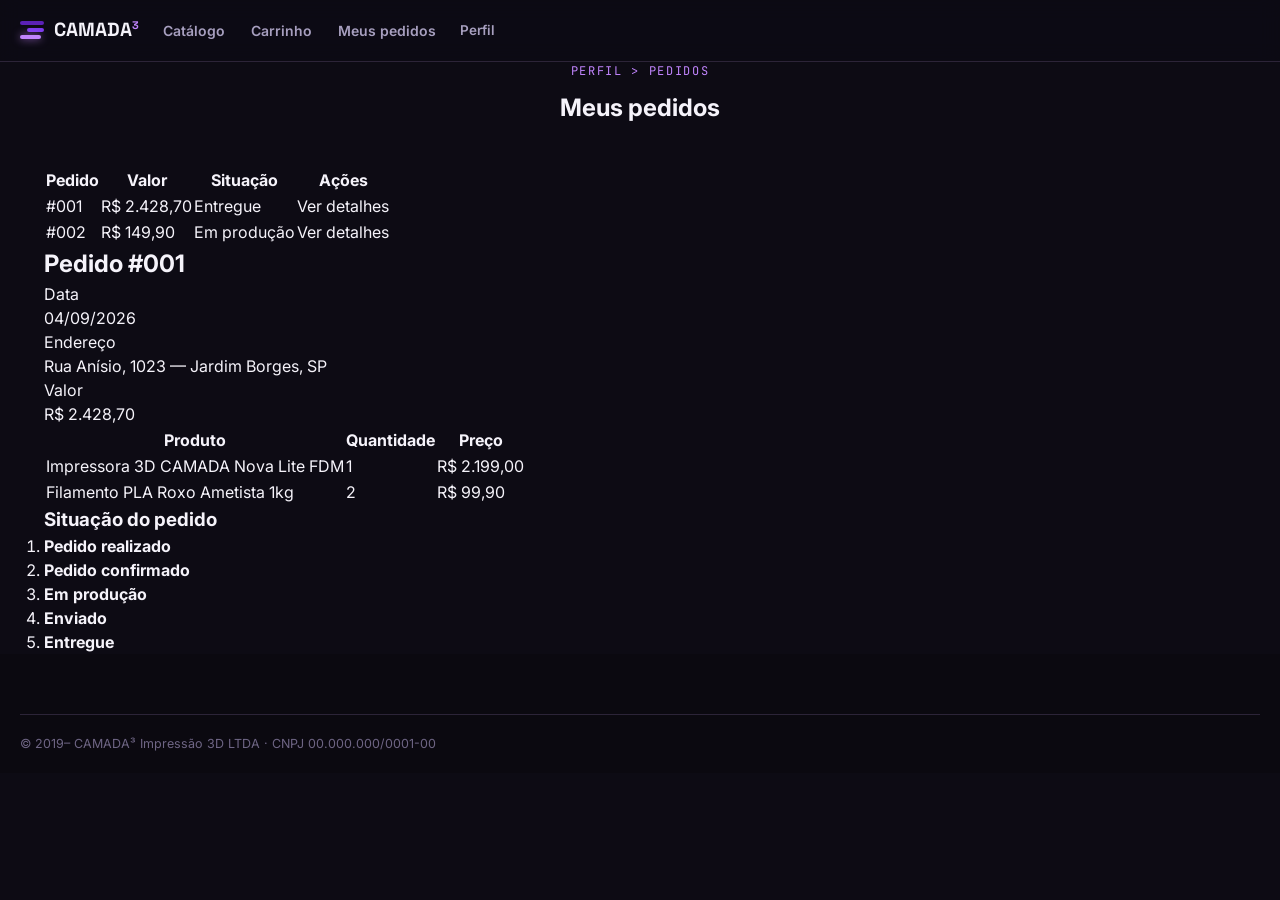
<file: pedido.html>
<!DOCTYPE html>
<html lang="pt-BR">
<head>
<meta charset="UTF-8">
<meta name="viewport" content="width=device-width, initial-scale=1.0">
<title>Meus pedidos · CAMADA³ Impressão 3D</title>
<link rel="icon" href="data:image/svg+xml,%3Csvg xmlns='http://www.w3.org/2000/svg' viewBox='0 0 32 32'%3E%3Crect width='32' height='32' rx='7' fill='%230D0B14'/%3E%3Crect x='7' y='19' width='18' height='4' rx='2' fill='%234C1D95'/%3E%3Crect x='9' y='13' width='14' height='4' rx='2' fill='%238B5CF6'/%3E%3Crect x='11' y='7' width='10' height='4' rx='2' fill='%23C084FC'/%3E%3C/svg%3E">
<link rel="preconnect" href="https://fonts.googleapis.com">
<link rel="preconnect" href="https://fonts.gstatic.com" crossorigin>
<link rel="stylesheet" href="index.css">
<link href="https://fonts.googleapis.com/css2?family=Space+Grotesk:wght@500;600;700&family=Inter:wght@400;500;600;700&family=JetBrains+Mono:wght@500;600&display=swap" rel="stylesheet">
</head>
<body>
<header class="main-header">
<div class="container header-row">
<a href="index.html" class="logo" aria-label="CAMADA³ — página inicial">
<span class="logo-mark"><span></span><span></span><span></span></span>
<span class="logo-word">CAMADA<sup>3</sup></span>
</a>
<nav class="main-nav" id="mainNav">
<a href="catalogo.html">Catálogo</a>
<a href="carrinho.html">Carrinho</a>
<a href="pedido.html">Meus pedidos</a>
</nav>
<div class="header-actions">
<a href="perfil.html" class="icon-link">
<span class="label">Perfil</span>
</a>
</div>
</div>
</header>

<main>
<div class="container">

<section class="orders-section">
<div class="section-head">
<span class="eyebrow">Perfil &gt; Pedidos</span>
<h1>Meus pedidos</h1>
</div>

<table class="orders-table">
<thead>
<tr>
<th>Pedido</th>
<th>Valor</th>
<th>Situação</th>
<th>Ações</th>
</tr>
</thead>
<tbody>
<tr>
<td>#001</td>
<td>R$ 2.428,70</td>
<td>Entregue</td>
<td><a href="#pedido-001">Ver detalhes</a></td>
</tr>
<tr>
<td>#002</td>
<td>R$ 149,90</td>
<td>Em produção</td>
<td><a href="#pedido-001">Ver detalhes</a></td>
</tr>
</tbody>
</table>

<section class="order-detail" id="pedido-001" aria-labelledby="pedidoDetalheTitulo">
<h2 id="pedidoDetalheTitulo">Pedido #001</h2>
<dl class="order-info-list">
<dt>Data</dt>
<dd>04/09/2026</dd>

<dt>Endereço</dt>
<dd>Rua Anísio, 1023 — Jardim Borges, SP</dd>

<dt>Valor</dt>
<dd>R$ 2.428,70</dd>
</dl>

<table>
<thead>
<tr>
<th>Produto</th>
<th>Quantidade</th>
<th>Preço</th>
</tr>
</thead>
<tbody>
<tr>
<td>Impressora 3D CAMADA Nova Lite FDM</td>
<td>1</td>
<td>R$ 2.199,00</td>
</tr>
<tr>
<td>Filamento PLA Roxo Ametista 1kg</td>
<td>2</td>
<td>R$ 99,90</td>
</tr>
</tbody>
</table>

<h3>Situação do pedido</h3>
<ol class="order-status">
<li><strong>Pedido realizado</strong></li>
<li><strong>Pedido confirmado</strong></li>
<li><strong>Em produção</strong></li>
<li><strong>Enviado</strong></li>
<li><strong>Entregue</strong></li>
</ol>
</section>

</section>

</div>
</main>

<footer class="main-footer">
<div class="container footer-bottom">
<span>© 2019–<span id="year"></span> CAMADA³ Impressão 3D LTDA · CNPJ 00.000.000/0001-00</span>
</div>
</footer>
</body>
</html>
</file>
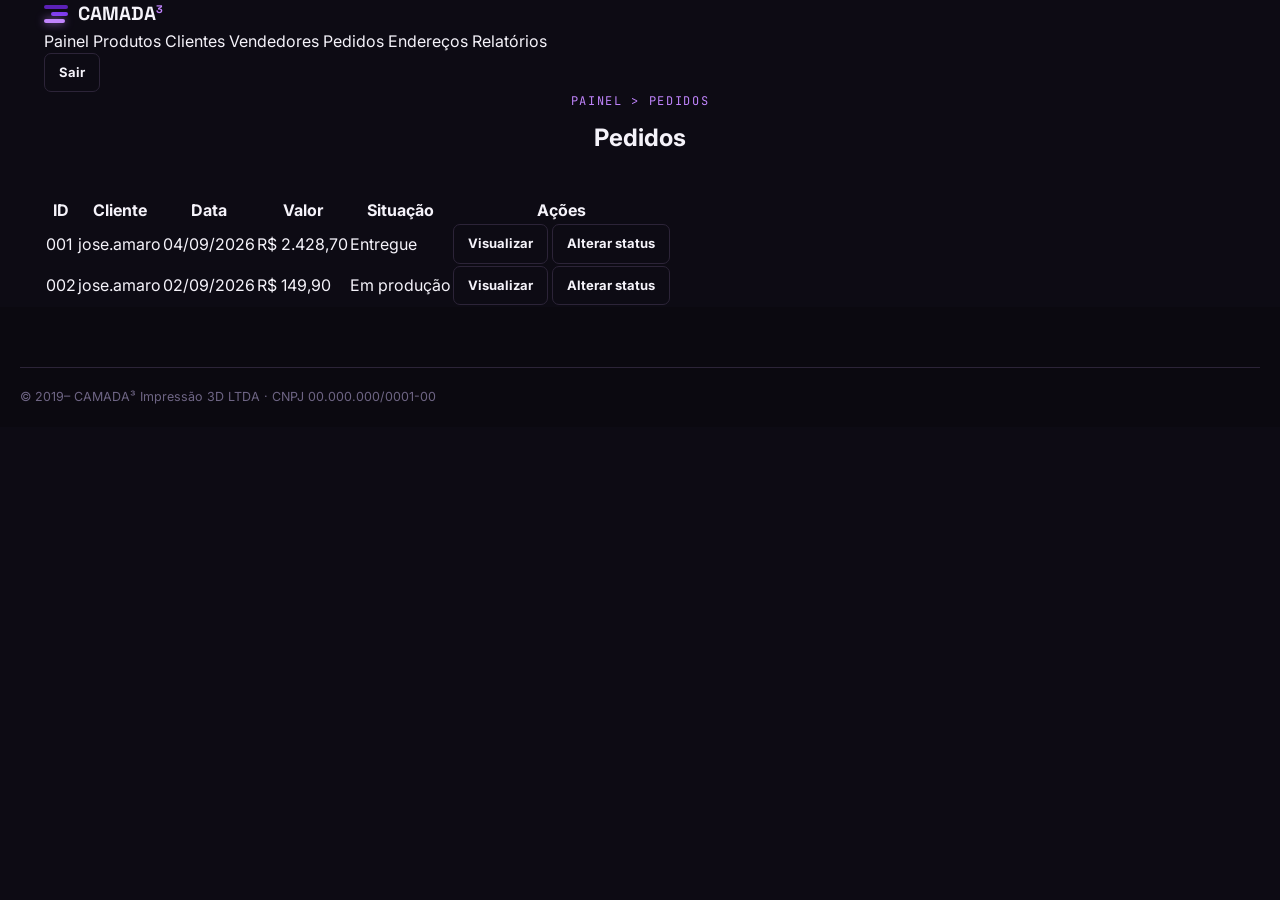
<file: pedidos.html>
<!DOCTYPE html>
<html lang="pt-BR">
<head>
<meta charset="UTF-8">
<meta name="viewport" content="width=device-width, initial-scale=1.0">
<title>Pedidos · Painel administrativo · CAMADA³</title>
<link rel="icon" href="data:image/svg+xml,%3Csvg xmlns='http://www.w3.org/2000/svg' viewBox='0 0 32 32'%3E%3Crect width='32' height='32' rx='7' fill='%230D0B14'/%3E%3Crect x='7' y='19' width='18' height='4' rx='2' fill='%234C1D95'/%3E%3Crect x='9' y='13' width='14' height='4' rx='2' fill='%238B5CF6'/%3E%3Crect x='11' y='7' width='10' height='4' rx='2' fill='%23C084FC'/%3E%3C/svg%3E">
<link rel="preconnect" href="https://fonts.googleapis.com">
<link rel="preconnect" href="https://fonts.gstatic.com" crossorigin>
<link rel="stylesheet" href="index.css">
<link href="https://fonts.googleapis.com/css2?family=Space+Grotesk:wght@500;600;700&family=Inter:wght@400;500;600;700&family=JetBrains+Mono:wght@500;600&display=swap" rel="stylesheet">
</head>
<body>
<header class="admin-header">
<div class="container admin-header-row">
<a href="admin.html" class="logo" aria-label="CAMADA³ — painel administrativo">
<span class="logo-mark"><span></span><span></span><span></span></span>
<span class="logo-word">CAMADA<sup>3</sup></span>
</a>
<nav class="admin-nav" id="adminNav">
<a href="admin.html">Painel</a>
<a href="produtos.html">Produtos</a>
<a href="clientes.html">Clientes</a>
<a href="vendedores.html">Vendedores</a>
<a href="pedidos.html">Pedidos</a>
<a href="enderecos.html">Endereços</a>
<a href="relatorios.html">Relatórios</a>
</nav>
<a href="login.html" class="btn btn-ghost btn-sm" id="adminLogoutLink">Sair</a>
</div>
</header>

<main>
<div class="container">

<section class="admin-table-section">
<div class="section-head">
<span class="eyebrow">Painel &gt; Pedidos</span>
<h1>Pedidos</h1>
</div>

<table>
<thead>
<tr>
<th>ID</th>
<th>Cliente</th>
<th>Data</th>
<th>Valor</th>
<th>Situação</th>
<th>Ações</th>
</tr>
</thead>
<tbody>
<tr>
<td>001</td>
<td>jose.amaro</td>
<td>04/09/2026</td>
<td>R$ 2.428,70</td>
<td>Entregue</td>
<td>
<a href="#" class="btn btn-ghost btn-sm">Visualizar</a>
<a href="#" class="btn btn-ghost btn-sm">Alterar status</a>
</td>
</tr>
<tr>
<td>002</td>
<td>jose.amaro</td>
<td>02/09/2026</td>
<td>R$ 149,90</td>
<td>Em produção</td>
<td>
<a href="#" class="btn btn-ghost btn-sm">Visualizar</a>
<a href="#" class="btn btn-ghost btn-sm">Alterar status</a>
</td>
</tr>
</tbody>
</table>

</section>

</div>
</main>

<footer class="main-footer">
<div class="container footer-bottom">
<span>© 2019–<span id="year"></span> CAMADA³ Impressão 3D LTDA · CNPJ 00.000.000/0001-00</span>
</div>
</footer>
</body>
</html>
</file>
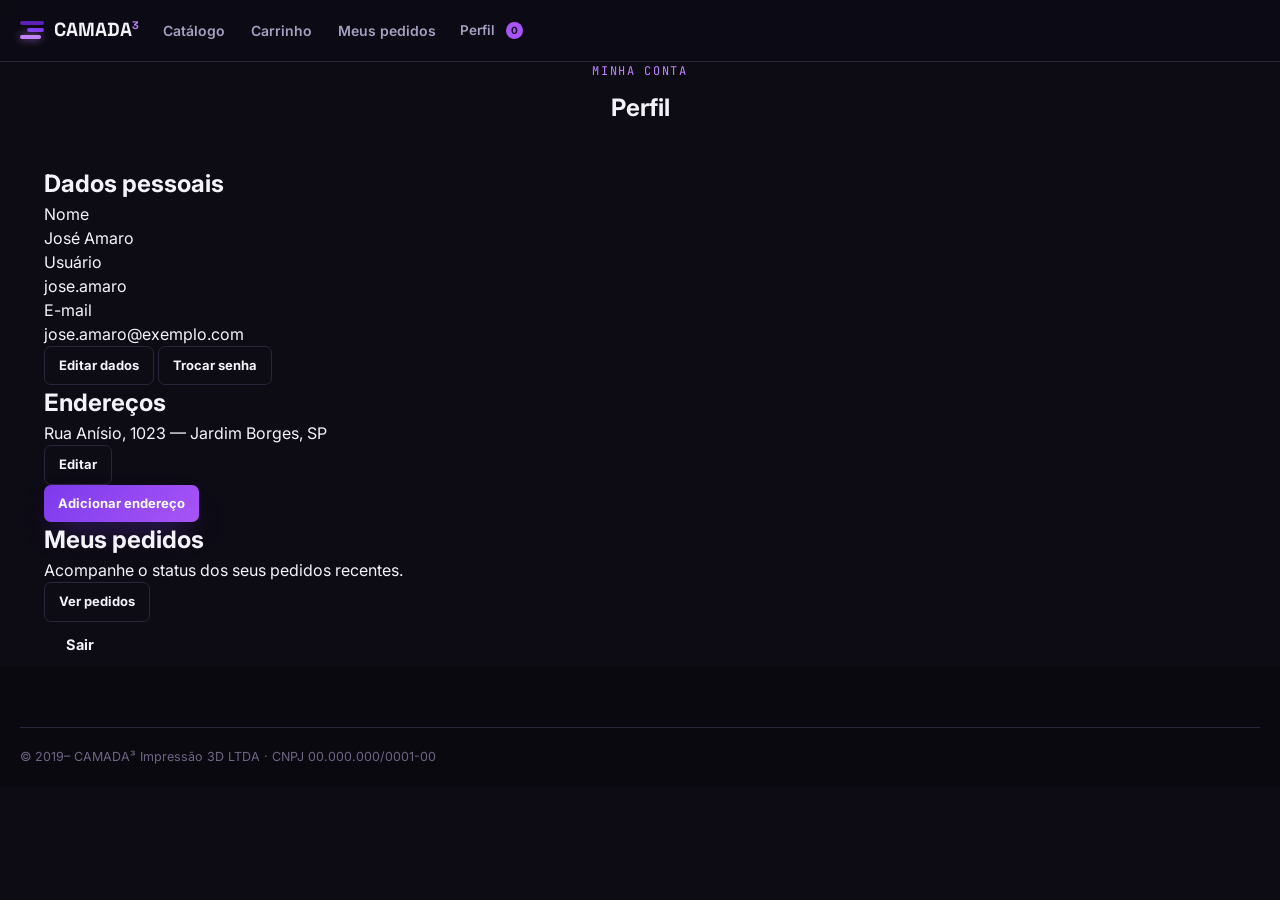
<file: perfil.html>
<!DOCTYPE html>
<html lang="pt-BR">
<head>
<meta charset="UTF-8">
<meta name="viewport" content="width=device-width, initial-scale=1.0">
<title>Meu perfil · CAMADA³ Impressão 3D</title>
<link rel="icon" href="data:image/svg+xml,%3Csvg xmlns='http://www.w3.org/2000/svg' viewBox='0 0 32 32'%3E%3Crect width='32' height='32' rx='7' fill='%230D0B14'/%3E%3Crect x='7' y='19' width='18' height='4' rx='2' fill='%234C1D95'/%3E%3Crect x='9' y='13' width='14' height='4' rx='2' fill='%238B5CF6'/%3E%3Crect x='11' y='7' width='10' height='4' rx='2' fill='%23C084FC'/%3E%3C/svg%3E">
<link rel="preconnect" href="https://fonts.googleapis.com">
<link rel="preconnect" href="https://fonts.gstatic.com" crossorigin>
<link rel="stylesheet" href="index.css">
<link href="https://fonts.googleapis.com/css2?family=Space+Grotesk:wght@500;600;700&family=Inter:wght@400;500;600;700&family=JetBrains+Mono:wght@500;600&display=swap" rel="stylesheet">
</head>
<body>
<header class="main-header">
<div class="container header-row">
<a href="index.html" class="logo" aria-label="CAMADA³ — página inicial">
<span class="logo-mark"><span></span><span></span><span></span></span>
<span class="logo-word">CAMADA<sup>3</sup></span>
</a>
<nav class="main-nav" id="mainNav">
<a href="catalogo.html">Catálogo</a>
<a href="carrinho.html">Carrinho</a>
<a href="pedido.html">Meus pedidos</a>
</nav>
<div class="header-actions">
<a href="perfil.html" class="icon-link">
<span class="label">Perfil</span>
</a>
<a href="carrinho.html" class="icon-link" id="cartLink">
<span class="cart-badge" id="cartBadge">0</span>
</a>
</div>
</div>
</header>

<main>
<div class="container">

<section class="profile-section">
<div class="section-head">
<span class="eyebrow">Minha conta</span>
<h1>Perfil</h1>
</div>

<div class="profile-grid">

<section class="profile-card" aria-labelledby="dadosPessoaisTitulo">
<h2 id="dadosPessoaisTitulo">Dados pessoais</h2>
<dl class="profile-info-list">
<dt>Nome</dt>
<dd>José Amaro</dd>

<dt>Usuário</dt>
<dd>jose.amaro</dd>

<dt>E-mail</dt>
<dd>jose.amaro@exemplo.com</dd>
</dl>
<a href="#" class="btn btn-ghost btn-sm">Editar dados</a>
<a href="login.html#senhaInput" class="btn btn-ghost btn-sm">Trocar senha</a>
</section>

<section class="profile-card" aria-labelledby="enderecosTitulo">
<h2 id="enderecosTitulo">Endereços</h2>
<ul class="address-list">
<li>
<p>Rua Anísio, 1023 — Jardim Borges, SP</p>
<a href="endereco.html" class="btn btn-ghost btn-sm">Editar</a>
</li>
</ul>
<a href="endereco.html" class="btn btn-primary btn-sm">Adicionar endereço</a>
</section>

<section class="profile-card" aria-labelledby="pedidosTitulo">
<h2 id="pedidosTitulo">Meus pedidos</h2>
<p>Acompanhe o status dos seus pedidos recentes.</p>
<a href="pedido.html" class="btn btn-ghost btn-sm">Ver pedidos</a>
</section>

</div>

<a href="login.html" class="btn btn-link" id="logoutLink">Sair</a>

</section>

</div>
</main>

<footer class="main-footer">
<div class="container footer-bottom">
<span>© 2019–<span id="year"></span> CAMADA³ Impressão 3D LTDA · CNPJ 00.000.000/0001-00</span>
</div>
</footer>
</body>
</html>
</file>
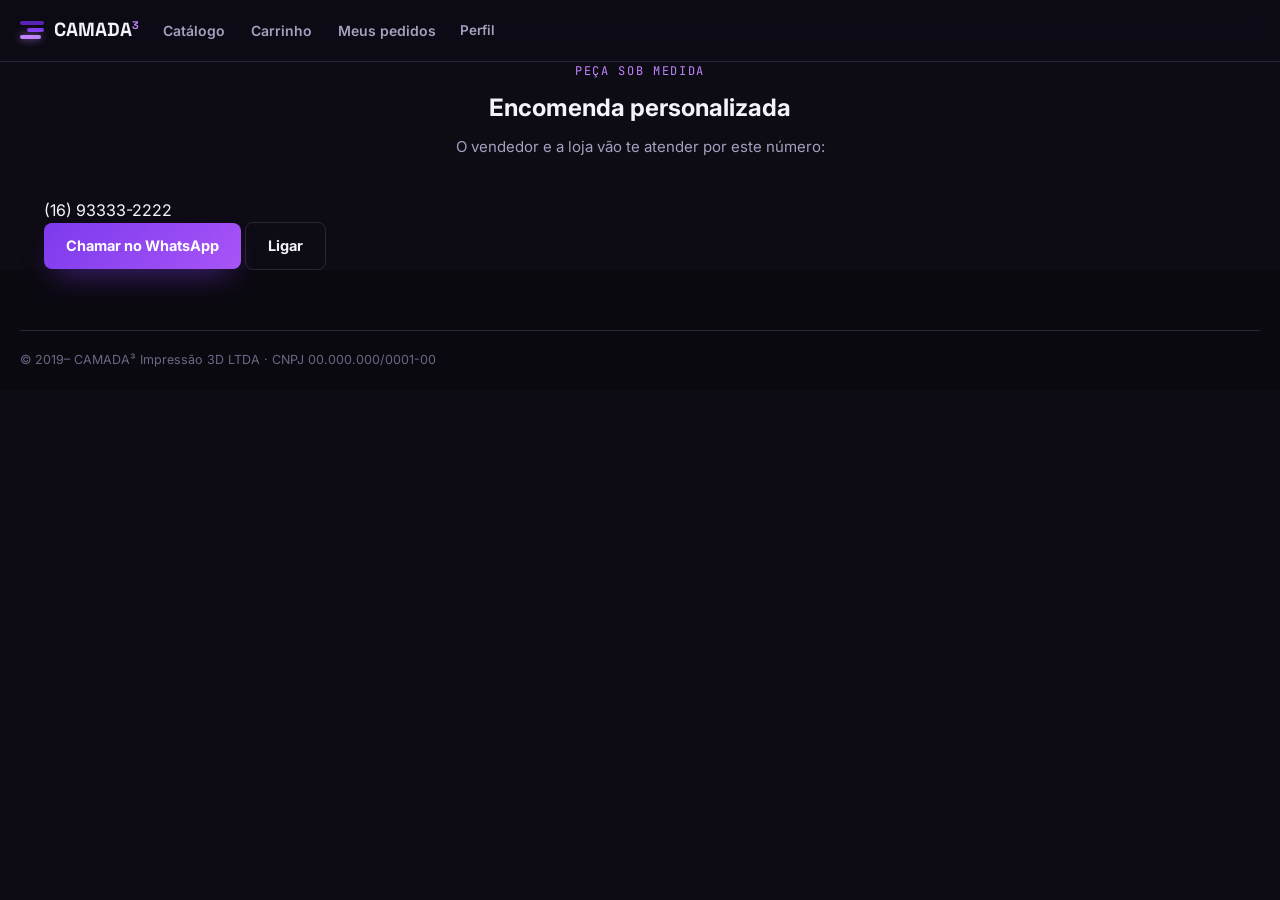
<file: personalizado.html>
<!DOCTYPE html>
<html lang="pt-BR">
<head>
<meta charset="UTF-8">
<meta name="viewport" content="width=device-width, initial-scale=1.0">
<title>Encomenda personalizada · CAMADA³ Impressão 3D</title>
<link rel="icon" href="data:image/svg+xml,%3Csvg xmlns='http://www.w3.org/2000/svg' viewBox='0 0 32 32'%3E%3Crect width='32' height='32' rx='7' fill='%230D0B14'/%3E%3Crect x='7' y='19' width='18' height='4' rx='2' fill='%234C1D95'/%3E%3Crect x='9' y='13' width='14' height='4' rx='2' fill='%238B5CF6'/%3E%3Crect x='11' y='7' width='10' height='4' rx='2' fill='%23C084FC'/%3E%3C/svg%3E">
<link rel="preconnect" href="https://fonts.googleapis.com">
<link rel="preconnect" href="https://fonts.gstatic.com" crossorigin>
<link rel="stylesheet" href="index.css">
<link href="https://fonts.googleapis.com/css2?family=Space+Grotesk:wght@500;600;700&family=Inter:wght@400;500;600;700&family=JetBrains+Mono:wght@500;600&display=swap" rel="stylesheet">
</head>
<body>
<header class="main-header">
<div class="container header-row">
<a href="index.html" class="logo" aria-label="CAMADA³ — página inicial">
<span class="logo-mark"><span></span><span></span><span></span></span>
<span class="logo-word">CAMADA<sup>3</sup></span>
</a>
<nav class="main-nav" id="mainNav">
<a href="catalogo.html">Catálogo</a>
<a href="carrinho.html">Carrinho</a>
<a href="pedido.html">Meus pedidos</a>
</nav>
<div class="header-actions">
<a href="perfil.html" class="icon-link">
<span class="label">Perfil</span>
</a>
</div>
</div>
</header>

<main>
<div class="container">

<section class="custom-order-section">
<div class="section-head">
<span class="eyebrow">Peça sob medida</span>
<h1>Encomenda personalizada</h1>
<p>O vendedor e a loja vão te atender por este número:</p>
</div>

<p class="custom-order-phone">(16) 93333-2222</p>

<div class="custom-order-actions">
<a href="https://wa.me/5516933332222" class="btn btn-primary" id="whatsappBtn">Chamar no WhatsApp</a>
<a href="tel:+5516933332222" class="btn btn-ghost" id="ligarBtn">Ligar</a>
</div>

</section>

</div>
</main>

<footer class="main-footer">
<div class="container footer-bottom">
<span>© 2019–<span id="year"></span> CAMADA³ Impressão 3D LTDA · CNPJ 00.000.000/0001-00</span>
</div>
</footer>
</body>
</html>
</file>
<file: index.css>
:root{
    --bg:#0D0B14;
    --surface:#171320;
    --surface-2:#1F1A2C;
    --surface-3:#241E33;
    --border:#2C2438;
    --primary:#7C3AED;
    --primary-hover:#8B5CF6;
    --primary-dark:#5B21B6;
    --accent:#C084FC;
    --accent-2:#A855F7;
    --text:#F5F3FA;
    --text-muted:#A79FBF;
    --text-faint:#6E6584;
    --success:#34D399;
    --white:#ffffff;
    --radius-sm:8px;
    --radius-md:14px;
    --radius-lg:22px;
    --font-display:'Space Grotesk',sans-serif;
    --font-body:'Inter',sans-serif;
    --font-mono:'JetBrains Mono',monospace;
  }
  *{margin:0;padding:0;box-sizing:border-box;}
  html{scroll-behavior:smooth;}
  body{
    background:var(--bg);
    color:var(--text);
    font-family:var(--font-body);
    line-height:1.5;
    overflow-x:hidden;
  }
  a{color:inherit;text-decoration:none;}
  button{font-family:inherit;}
  ul{list-style:none;}
  :focus-visible{outline:2px solid var(--accent);outline-offset:3px;border-radius:4px;}
  img,svg{display:block;}
  .container{width:100%;max-width:1240px;margin:0 auto;padding:0 24px;}
  .section{padding:76px 0;}
  .section-head{text-align:center;margin-bottom:40px;}
  .section-head .eyebrow{
    font-family:var(--font-mono);font-size:12px;letter-spacing:.14em;color:var(--accent);
    text-transform:uppercase;margin-bottom:10px;display:block;
  }
  .section-head h2{font-family:var(--font-display);font-size:32px;font-weight:700;}
  .section-head p{color:var(--text-muted);margin-top:10px;font-size:15px;}

  /* ---------- Buttons ---------- */
  .btn{
    display:inline-flex;align-items:center;justify-content:center;gap:8px;
    padding:12px 22px;border-radius:var(--radius-sm);font-weight:700;font-size:14.5px;
    border:none;cursor:pointer;transition:transform .12s ease,filter .15s ease,background .15s ease,border-color .15s ease;
  }
  .btn:active{transform:scale(.97);}
  .btn-primary{background:linear-gradient(135deg,var(--primary),var(--accent-2));color:var(--white);box-shadow:0 14px 30px -12px rgba(124,58,237,.6);}
  .btn-primary:hover{filter:brightness(1.08);}
  .btn-ghost{background:transparent;color:var(--text);border:1.5px solid var(--border);}
  .btn-ghost:hover{border-color:var(--accent-2);color:var(--accent);}
  .btn-sm{padding:9px 14px;font-size:13px;border-radius:7px;}

  /* ---------- Logo ---------- */
  .logo{display:flex;align-items:center;gap:10px;flex-shrink:0;}
  .logo-mark{width:24px;height:24px;display:flex;flex-direction:column;justify-content:center;gap:3px;}
  .logo-mark span{height:4px;border-radius:2px;display:block;}
  .logo-mark span:nth-child(1){width:100%;background:var(--primary-dark);}
  .logo-mark span:nth-child(2){width:72%;margin-left:auto;background:var(--primary);}
  .logo-mark span:nth-child(3){width:88%;background:var(--accent);box-shadow:0 0 8px rgba(192,132,252,.75);}
  .logo-word{font-family:var(--font-display);font-weight:700;font-size:19px;}
  .logo-word sup{color:var(--accent);font-size:11px;top:-.6em;}

  /* ---------- Utility bar ---------- */
  .utility-bar{background:var(--primary-dark);color:#fff;font-size:12.5px;text-align:center;padding:8px 0;letter-spacing:.02em;}
  .utility-bar strong{font-weight:700;}

  /* ---------- Header ---------- */
  header.main-header{
    position:sticky;top:0;z-index:50;
    background:rgba(13,11,20,.9);backdrop-filter:blur(10px);
    border-bottom:1px solid var(--border);
  }
  .header-row{display:flex;align-items:center;gap:24px;padding:16px 0;}
  .search-form{
    flex:1;max-width:520px;display:flex;align-items:center;
    background:var(--surface-2);border:1.5px solid var(--border);border-radius:10px;
    padding:0 6px 0 14px;transition:border-color .15s ease;
  }
  .search-form:focus-within{border-color:var(--primary);}
  .search-form input{
    flex:1;background:none;border:none;color:var(--text);font-size:14px;padding:11px 8px;font-family:var(--font-body);
  }
  .search-form input::placeholder{color:var(--text-faint);}
  .search-form button{background:none;border:none;color:var(--text-muted);cursor:pointer;padding:8px;display:flex;}
  .search-form button:hover{color:var(--accent);}

  nav.main-nav{display:flex;align-items:center;gap:26px;}
  nav.main-nav a{font-size:14px;font-weight:600;color:var(--text-muted);transition:color .15s ease;white-space:nowrap;}
  nav.main-nav a:hover{color:var(--accent);}

  .header-actions{display:flex;align-items:center;gap:18px;flex-shrink:0;}
  .icon-link{display:flex;align-items:center;gap:7px;font-size:13.5px;font-weight:600;color:var(--text-muted);position:relative;}
  .icon-link:hover{color:var(--accent);}
  .cart-badge{
    position:absolute;top:-8px;right:-10px;background:var(--accent-2);color:#1a0b2e;font-size:10px;font-weight:700;
    border-radius:50%;width:17px;height:17px;display:flex;align-items:center;justify-content:center;
  }
  .hamburger{display:none;background:none;border:none;color:var(--text);cursor:pointer;padding:6px;}

  .category-row{border-bottom:1px solid var(--border);}
  .category-scroll{display:flex;gap:10px;padding:14px 0;overflow-x:auto;scrollbar-width:none;}
  .category-scroll::-webkit-scrollbar{display:none;}
  .pill{
    flex-shrink:0;display:flex;align-items:center;gap:7px;padding:8px 15px;border-radius:999px;
    background:var(--surface);border:1px solid var(--border);font-size:13px;font-weight:600;color:var(--text-muted);
    transition:border-color .15s ease,color .15s ease;
  }
  .pill:hover{border-color:var(--accent-2);color:var(--accent);}
  .pill svg{width:15px;height:15px;flex-shrink:0;}

  @media (max-width:900px){
    .search-form{display:none;}
    nav.main-nav{position:absolute;top:100%;left:0;width:100%;max-height:0;background:var(--surface);border-top:1px solid var(--border);
      flex-direction:column;align-items:stretch;gap:0;overflow:hidden;
      transition:max-height .3s ease;z-index:60;}
    nav.main-nav a{width:100%;padding:15px 24px;border-bottom:1px solid var(--border);}
    nav.main-nav.open{max-height:320px;overflow-y:auto;}
    .hamburger{display:flex;}
    .icon-link span.label{display:none;}
  }

  /* ---------- Hero ---------- */
  .hero{
    padding:70px 0 60px;
    background:
      repeating-linear-gradient(180deg,rgba(124,58,237,.05) 0px,rgba(124,58,237,.05) 1px,transparent 1px,transparent 26px),
      radial-gradient(circle at 85% 10%,rgba(168,85,247,.18),transparent 55%);
    border-bottom:1px solid var(--border);
  }
  .hero-grid{display:grid;grid-template-columns:1.15fr .85fr;gap:56px;align-items:center;}
  .hero .eyebrow{font-family:var(--font-mono);font-size:12.5px;letter-spacing:.14em;color:var(--accent);text-transform:uppercase;
    display:flex;align-items:center;gap:8px;margin-bottom:18px;}
  .hero .eyebrow::before{content:"";width:7px;height:7px;border-radius:50%;background:var(--accent);box-shadow:0 0 10px var(--accent);}
  .hero h1{font-family:var(--font-display);font-size:46px;font-weight:700;line-height:1.12;margin-bottom:18px;max-width:560px;}
  .hero h1 em{font-style:normal;color:var(--accent);}
  .hero p.lede{color:var(--text-muted);font-size:16.5px;max-width:480px;margin-bottom:30px;}
  .hero-ctas{display:flex;gap:14px;flex-wrap:wrap;}

  .status-card{
    background:var(--surface);border:1px solid var(--border);border-radius:var(--radius-lg);
    padding:22px;box-shadow:0 30px 70px -30px rgba(0,0,0,.7);
  }
  .status-head{display:flex;align-items:center;justify-content:space-between;margin-bottom:16px;}
  .status-head .dot-label{display:flex;align-items:center;gap:8px;font-family:var(--font-mono);font-size:11.5px;color:var(--success);text-transform:uppercase;letter-spacing:.06em;}
  .status-head .dot{width:8px;height:8px;border-radius:50%;background:var(--success);box-shadow:0 0 8px var(--success);animation:blink 1.6s ease-in-out infinite;}
  @keyframes blink{0%,100%{opacity:1;}50%{opacity:.35;}}
  .status-head .machine{font-family:var(--font-mono);font-size:11.5px;color:var(--text-faint);}
  .status-part{font-family:var(--font-display);font-size:18px;font-weight:600;margin-bottom:14px;min-height:24px;}
  .progress-track{height:8px;border-radius:6px;background:var(--surface-2);overflow:hidden;margin-bottom:10px;}
  .progress-fill{height:100%;border-radius:6px;background:linear-gradient(90deg,var(--primary-dark),var(--accent));width:0%;transition:width .2s linear;}
  .status-meta{display:flex;justify-content:space-between;font-family:var(--font-mono);font-size:12px;color:var(--text-muted);}
  .status-meta strong{color:var(--text);}

  @media (max-width:900px){
    .hero-grid{grid-template-columns:1fr;}
    .hero h1{font-size:34px;}
  }

  /* ---------- Carousel ---------- */
  .carousel-wrap{position:relative;}
  .carousel-track{
    display:flex;gap:22px;overflow-x:auto;scroll-snap-type:x mandatory;padding:6px 6px 20px;scrollbar-width:none;
  }
  .carousel-track::-webkit-scrollbar{display:none;}
  .carousel-arrow{
    position:absolute;top:42%;transform:translateY(-50%);width:44px;height:44px;border-radius:50%;
    background:var(--surface);border:1.5px solid var(--accent-2);color:var(--accent);
    display:flex;align-items:center;justify-content:center;cursor:pointer;z-index:5;transition:background .15s ease;
  }
  .carousel-arrow:hover{background:var(--surface-3);}
  .carousel-arrow.prev{left:-22px;}
  .carousel-arrow.next{right:-22px;}
  @media (max-width:700px){.carousel-arrow{display:none;}}

  .product-card{
    flex-shrink:0;width:260px;scroll-snap-align:start;
    background:var(--surface);border:1px solid var(--border);border-radius:var(--radius-md);overflow:hidden;
    display:flex;flex-direction:column;transition:border-color .15s ease,transform .15s ease;
  }
  .product-card:hover{border-color:var(--accent-2);transform:translateY(-3px);}
  .product-media{
    position:relative;height:180px;background:radial-gradient(circle at 30% 20%,rgba(124,58,237,.22),transparent 60%),var(--surface-2);
    display:flex;align-items:center;justify-content:center;padding:20px;
  }
  .product-media svg{width:100%;height:100%;}
  .media-badge{
    position:absolute;top:12px;right:12px;background:var(--surface-3);border:1px solid var(--border);
    color:var(--accent);font-family:var(--font-mono);font-size:10.5px;padding:4px 9px;border-radius:999px;letter-spacing:.03em;
  }
  .product-body{padding:18px 18px 20px;display:flex;flex-direction:column;gap:4px;flex:1;}
  .product-brand{font-family:var(--font-mono);font-size:10.5px;letter-spacing:.08em;color:var(--text-faint);text-transform:uppercase;}
  .product-name{font-size:14.5px;font-weight:600;line-height:1.35;margin-bottom:6px;min-height:38px;}
  .price{font-family:var(--font-mono);font-size:19px;font-weight:600;color:var(--text);}
  .price-pix{font-family:var(--font-mono);font-size:12.5px;color:var(--text-muted);margin-top:2px;}
  .price-pix .tag{color:var(--success);font-weight:600;}
  .installment{font-size:12px;color:var(--text-faint);margin-top:3px;margin-bottom:12px;}
  .installment strong{color:var(--text-muted);font-weight:600;}
  .add-btn{
    margin-top:auto;width:100%;padding:10px;border-radius:8px;background:var(--surface-2);border:1px solid var(--border);
    color:var(--text);font-size:13px;font-weight:600;cursor:pointer;display:flex;align-items:center;justify-content:center;gap:7px;
    transition:background .15s ease,border-color .15s ease,color .15s ease;
  }
  .add-btn:hover{background:var(--primary);border-color:var(--primary);color:#fff;}
  .add-btn.added{background:var(--success);border-color:var(--success);color:#06281c;}

  /* ---------- Promotions ---------- */
  .promo-grid{display:grid;grid-template-columns:repeat(3,1fr);gap:24px;}
  .promo-card{
    border-radius:var(--radius-lg);padding:30px 26px;min-height:220px;display:flex;flex-direction:column;justify-content:flex-end;
    position:relative;overflow:hidden;border:1px solid var(--border);
  }
  .promo-card::before{
    content:"";position:absolute;inset:0;background-image:repeating-linear-gradient(135deg,rgba(255,255,255,.04) 0 2px,transparent 2px 18px);
  }
  .promo-card.v1{background:linear-gradient(150deg,#3B0F7A,#0D0B14 75%);}
  .promo-card.v2{background:linear-gradient(150deg,#5B21B6,#171320 75%);}
  .promo-card.v3{background:linear-gradient(150deg,#7C3AED,#1F1A2C 75%);}
  .promo-card h3{font-family:var(--font-display);font-size:21px;font-weight:700;margin-bottom:8px;position:relative;max-width:230px;}
  .promo-card p{font-size:13.5px;color:rgba(245,243,250,.8);margin-bottom:16px;max-width:230px;position:relative;}
  .promo-card a{font-size:13.5px;font-weight:700;color:var(--accent);display:inline-flex;align-items:center;gap:6px;position:relative;}
  .promo-card a:hover{color:#fff;}

  @media (max-width:900px){.promo-grid{grid-template-columns:1fr;}}

  /* ---------- Newsletter ---------- */
  .newsletter{
    background:var(--surface);border-top:1px solid var(--border);border-bottom:1px solid var(--border);
  }
  .newsletter .container{display:flex;align-items:center;justify-content:space-between;gap:24px;padding:44px 24px;flex-wrap:wrap;}
  .newsletter h3{font-family:var(--font-display);font-size:21px;font-weight:700;margin-bottom:4px;}
  .newsletter p{color:var(--text-muted);font-size:14px;}
  .newsletter-form{display:flex;gap:10px;flex-wrap:wrap;}
  .newsletter-form input{
    padding:12px 16px;border-radius:8px;border:1.5px solid var(--border);background:var(--surface-2);color:var(--text);
    font-size:14px;min-width:240px;
  }
  .newsletter-form input::placeholder{color:var(--text-faint);}
  .newsletter-msg{font-size:13.5px;color:var(--success);font-weight:600;display:none;}
  .newsletter-msg.show{display:block;}

  /* ---------- Footer ---------- */
  footer.main-footer{padding:60px 0 0;background:#0B0910;}
  .footer-grid{display:grid;grid-template-columns:1.4fr 1fr 1fr 1fr;gap:40px;padding-bottom:44px;}
  .footer-col h4{font-size:13.5px;font-weight:700;margin-bottom:16px;color:var(--text);}
  .footer-col ul li{margin-bottom:10px;}
  .footer-col ul a{font-size:13.5px;color:var(--text-muted);}
  .footer-col ul a:hover{color:var(--accent);}
  .footer-col p.blurb{font-size:13px;color:var(--text-faint);max-width:260px;line-height:1.6;margin-top:10px;}
  .pay-row,.social-row{display:flex;gap:8px;flex-wrap:wrap;margin-top:6px;}
  .pay-pill{font-family:var(--font-mono);font-size:11px;padding:5px 10px;border-radius:6px;background:var(--surface-2);border:1px solid var(--border);color:var(--text-muted);}
  .social-pill{display:flex;align-items:center;gap:6px;font-size:12.5px;color:var(--text-muted);}
  .social-pill .dot{width:6px;height:6px;border-radius:50%;background:var(--accent);}
  .footer-bottom{
    border-top:1px solid var(--border);padding:20px 0;display:flex;align-items:center;justify-content:space-between;
    gap:16px;flex-wrap:wrap;font-size:12.5px;color:var(--text-faint);
  }
  .footer-bottom a{color:var(--text-faint);}
  .footer-bottom a:hover{color:var(--text-muted);}
  .footer-bottom-links a{margin-left:14px;}

  @media (max-width:900px){
    .footer-grid{grid-template-columns:1fr 1fr;}
  }
  @media (max-width:520px){
    .footer-grid{grid-template-columns:1fr;}
    .section{padding:54px 0;}
    .hero{padding:50px 0 40px;}
    .newsletter .container{flex-direction:column;align-items:flex-start;}
  }
  @media (prefers-reduced-motion:reduce){
    .status-head .dot{animation:none;}
    html{scroll-behavior:auto;}
  }
</file>
<file: login.css>
:root{
    --bg:#0D0B14;
    --surface:#171320;
    --surface-2:#1F1A2C;
    --surface-3:#241E33;
    --border:#2C2438;
    --primary:#7C3AED;
    --primary-hover:#8B5CF6;
    --primary-dark:#5B21B6;
    --accent:#C084FC;
    --accent-2:#A855F7;
    --text:#F5F3FA;
    --text-muted:#A79FBF;
    --text-faint:#6E6584;
    --success:#34D399;
    --danger:#F87171;
    --white:#ffffff;
    --radius-sm:8px;
    --radius-md:14px;
    --radius-lg:22px;
    --font-display:'Space Grotesk',sans-serif;
    --font-body:'Inter',sans-serif;
    --font-mono:'JetBrains Mono',monospace;
  }
  *{margin:0;padding:0;box-sizing:border-box;}
  html{scroll-behavior:smooth;}
  body{
    background:var(--bg);
    color:var(--text);
    font-family:var(--font-body);
    line-height:1.5;
    min-height:100vh;
    display:flex;
    flex-direction:column;
  }
  a{color:inherit;text-decoration:none;}
  button{font-family:inherit;}
  :focus-visible{outline:2px solid var(--accent);outline-offset:3px;border-radius:4px;}
  img,svg{display:block;}

  .container{
    width:100%;
    max-width:1160px;
    margin:0 auto;
    padding:0 24px;
  }

  /* ---------- Topbar ---------- */
  .topbar{
    border-bottom:1px solid var(--border);
    padding:18px 0;
    background:linear-gradient(180deg,#141019 0%,#0D0B14 100%);
  }
  .topbar .container{
    display:flex;
    align-items:center;
    justify-content:space-between;
  }
  .logo{
    display:flex;
    align-items:center;
    gap:10px;
  }
  .logo-mark{
    width:26px;
    height:26px;
    display:flex;
    flex-direction:column;
    justify-content:center;
    gap:3px;
  }
  .logo-mark span{
    height:4px;
    border-radius:2px;
    display:block;
  }
  .logo-mark span:nth-child(1){width:100%;background:var(--primary-dark);}
  .logo-mark span:nth-child(2){width:72%;margin-left:auto;background:var(--primary);}
  .logo-mark span:nth-child(3){width:88%;background:var(--accent);box-shadow:0 0 8px rgba(192,132,252,.75);}
  .logo-word{
    font-family:var(--font-display);
    font-weight:700;
    font-size:20px;
    letter-spacing:.02em;
  }
  .logo-word sup{
    color:var(--accent);
    font-size:12px;
    top:-.6em;
  }
  .back-link{
    font-size:14px;
    font-weight:600;
    color:var(--text-muted);
    display:flex;
    align-items:center;
    gap:6px;
    transition:color .15s ease;
  }
  .back-link:hover{color:var(--accent);}

  /* ---------- Login section ---------- */
  main{flex:1;display:flex;align-items:center;padding:56px 0;}
  .login-grid{
    display:grid;
    grid-template-columns:1.15fr .85fr;
    gap:64px;
    align-items:start;
    padding:24px 0 40px;
  }
  .eyebrow{
    font-family:var(--font-mono);
    font-size:12px;
    letter-spacing:.14em;
    color:var(--accent);
    text-transform:uppercase;
    display:flex;
    align-items:center;
    gap:8px;
    margin-bottom:18px;
  }
  .eyebrow::before{
    content:"";
    width:7px;height:7px;border-radius:50%;
    background:var(--accent);
    box-shadow:0 0 10px var(--accent);
  }
  .login-info h1{
    font-family:var(--font-display);
    font-size:38px;
    line-height:1.15;
    font-weight:700;
    margin-bottom:14px;
    max-width:480px;
  }
  .login-info p.lede{
    color:var(--text-muted);
    font-size:16px;
    max-width:440px;
    margin-bottom:32px;
  }

  /* ---------- Illustration ---------- */
  .print-panel{
    border:1px solid var(--border);
    background:radial-gradient(circle at 30% 20%,rgba(124,58,237,.16),transparent 60%),var(--surface);
    border-radius:var(--radius-lg);
    padding:16px 8px 6px;
    max-width:340px;
    margin-bottom:18px;
  }
  .print-panel svg{width:100%;height:auto;}
  .layer-top{animation:glowPulse 2.6s ease-in-out infinite;}
  .filament-drip{animation:drip 2.6s ease-in-out infinite;}
  .nozzle{animation:travel 4.2s ease-in-out infinite;}
  @keyframes travel{
    0%,100%{transform:translateX(-52px);}
    50%{transform:translateX(52px);}
  }
  @keyframes glowPulse{
    0%,100%{opacity:.75;filter:drop-shadow(0 0 2px rgba(192,132,252,.35));}
    50%{opacity:1;filter:drop-shadow(0 0 9px rgba(192,132,252,.85));}
  }
  @keyframes drip{
    0%,100%{opacity:.25;}
    50%{opacity:1;}
  }
  .print-caption{
    font-family:var(--font-mono);
    font-size:11.5px;
    color:var(--text-faint);
    text-align:center;
    padding:8px 6px 12px;
    letter-spacing:.02em;
  }
  .trust-line{
    display:flex;
    align-items:center;
    gap:8px;
    color:var(--text-muted);
    font-size:13.5px;
    margin-bottom:36px;
  }
  .trust-line strong{color:var(--text);}
  .stars{color:var(--accent);letter-spacing:1px;}

  /* ---------- Security card ---------- */
  .security-card{
    width:100%;
    max-width:440px;
    background:var(--surface);
    border:1px solid var(--border);
    border-radius:var(--radius-md);
    padding:16px 18px;
    display:flex;
    align-items:center;
    gap:14px;
    cursor:pointer;
    text-align:left;
    color:var(--text);
    transition:border-color .15s ease,background .15s ease;
  }
  .security-card:hover{border-color:var(--primary);background:var(--surface-2);}
  .security-card .icon{
    width:36px;height:36px;flex-shrink:0;
    border-radius:10px;
    background:var(--surface-3);
    display:flex;align-items:center;justify-content:center;
    color:var(--accent);
  }
  .security-card .copy{flex:1;}
  .security-card .copy strong{display:block;font-size:14.5px;font-weight:600;}
  .security-card .copy span{display:block;font-size:13px;color:var(--text-muted);margin-top:2px;}
  .security-card .chevron{
    color:var(--text-faint);
    transition:transform .2s ease;
    flex-shrink:0;
  }
  .security-card[aria-expanded="true"] .chevron{transform:rotate(90deg);color:var(--accent);}
  .security-detail{
    max-width:440px;
    overflow:hidden;
    max-height:0;
    transition:max-height .25s ease;
    font-size:13px;
    color:var(--text-muted);
  }
  .security-detail.open{max-height:80px;}
  .security-detail p{padding:12px 18px 0;}

  .help-link{
    display:inline-block;
    margin-top:20px;
    font-size:14px;
    font-weight:600;
    color:var(--accent-2);
    border-bottom:1px solid transparent;
  }
  .help-link:hover{border-color:var(--accent-2);}

  /* ---------- Card / form ---------- */
  .login-card-wrap{position:sticky;top:40px;}
  .login-card{
    background:var(--surface);
    border:1px solid var(--border);
    border-radius:var(--radius-lg);
    padding:34px;
    box-shadow:0 24px 60px -24px rgba(0,0,0,.65);
  }
  .field-label{
    display:block;
    font-size:13.5px;
    font-weight:600;
    margin-bottom:8px;
    color:var(--text);
  }
  .field-input{
    width:100%;
    padding:13px 14px;
    border-radius:var(--radius-sm);
    border:1.5px solid var(--border);
    background:var(--surface-2);
    color:var(--text);
    font-size:15px;
    font-family:var(--font-body);
    transition:border-color .15s ease,background .15s ease;
  }
  .field-input::placeholder{color:var(--text-faint);}
  .field-input:focus{border-color:var(--primary);background:var(--surface-3);outline:none;}
  .field-error{
    font-size:12.5px;
    color:var(--danger);
    margin-top:7px;
    display:none;
  }
  .field-error.show{display:block;}

  .btn{
    width:100%;
    padding:13px 16px;
    border-radius:var(--radius-sm);
    font-size:15px;
    font-weight:700;
    border:none;
    cursor:pointer;
    display:flex;
    align-items:center;
    justify-content:center;
    gap:10px;
    transition:transform .12s ease,background .15s ease,box-shadow .15s ease;
  }
  .btn:active{transform:scale(.98);}
  .btn-primary{
    background:linear-gradient(135deg,var(--primary),var(--accent-2));
    color:var(--white);
    margin-top:20px;
    box-shadow:0 12px 30px -10px rgba(124,58,237,.65);
  }
  .btn-primary:hover{filter:brightness(1.08);}
  .btn-primary:disabled{opacity:.75;cursor:default;}
  .btn-link{
    background:none;
    color:var(--accent-2);
    font-weight:600;
    margin-top:18px;
    padding:6px;
  }
  .btn-link:hover{color:var(--accent);}

  .divider{
    display:flex;
    align-items:center;
    gap:12px;
    margin:22px 0;
    color:var(--text-faint);
    font-size:12.5px;
    text-transform:uppercase;
    letter-spacing:.08em;
  }
  .divider::before,.divider::after{
    content:"";
    flex:1;
    height:1px;
    background:var(--border);
  }

  .btn-google{
    background:var(--surface-2);
    border:1.5px solid var(--border);
    color:var(--text);
  }
  .btn-google:hover{background:var(--surface-3);border-color:var(--text-faint);}

  /* ---------- Footer ---------- */
  .login-footer{
    border-top:1px solid var(--border);
    padding:22px 0;
    background:#0B0910;
  }
  .login-footer .container{
    display:flex;
    justify-content:space-between;
    align-items:center;
    gap:16px;
    flex-wrap:wrap;
    font-size:12.5px;
    color:var(--text-faint);
  }
  .login-footer a{color:var(--text-faint);}
  .login-footer a:hover{color:var(--text-muted);}
  .footer-left a{border-bottom:1px dotted var(--text-faint);}
  .footer-right span{margin:0 4px;}
  .footer-right a{font-weight:600;color:var(--text-muted);}

  @media (max-width:900px){
    .login-grid{grid-template-columns:1fr;gap:44px;}
    .login-card-wrap{position:static;max-width:520px;}
    .login-info h1{font-size:30px;}
    .print-panel{max-width:100%;}
  }
  @media (max-width:520px){
    .login-card{padding:24px;}
    .login-footer .container{flex-direction:column;align-items:flex-start;}
  }
  @media (prefers-reduced-motion:reduce){
    .nozzle,.filament-drip,.layer-top{animation:none;}
  }
</file>
